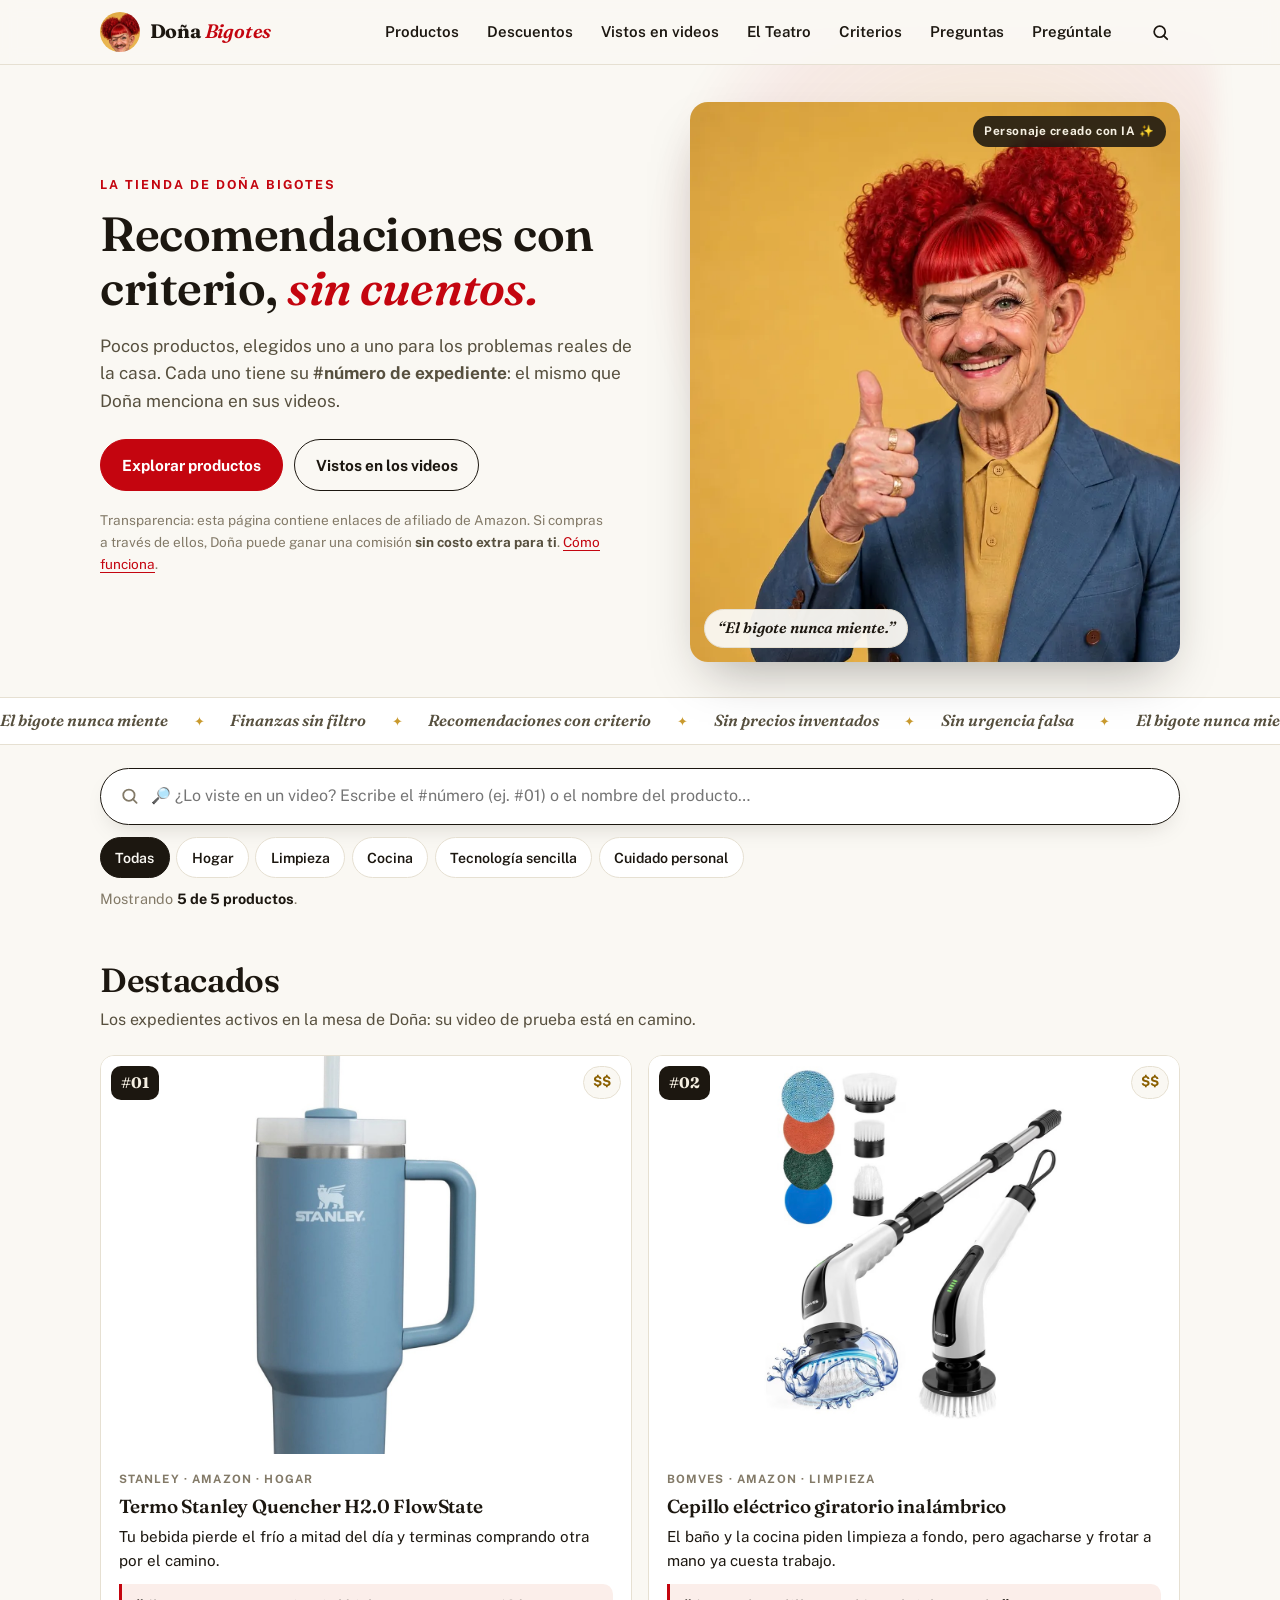
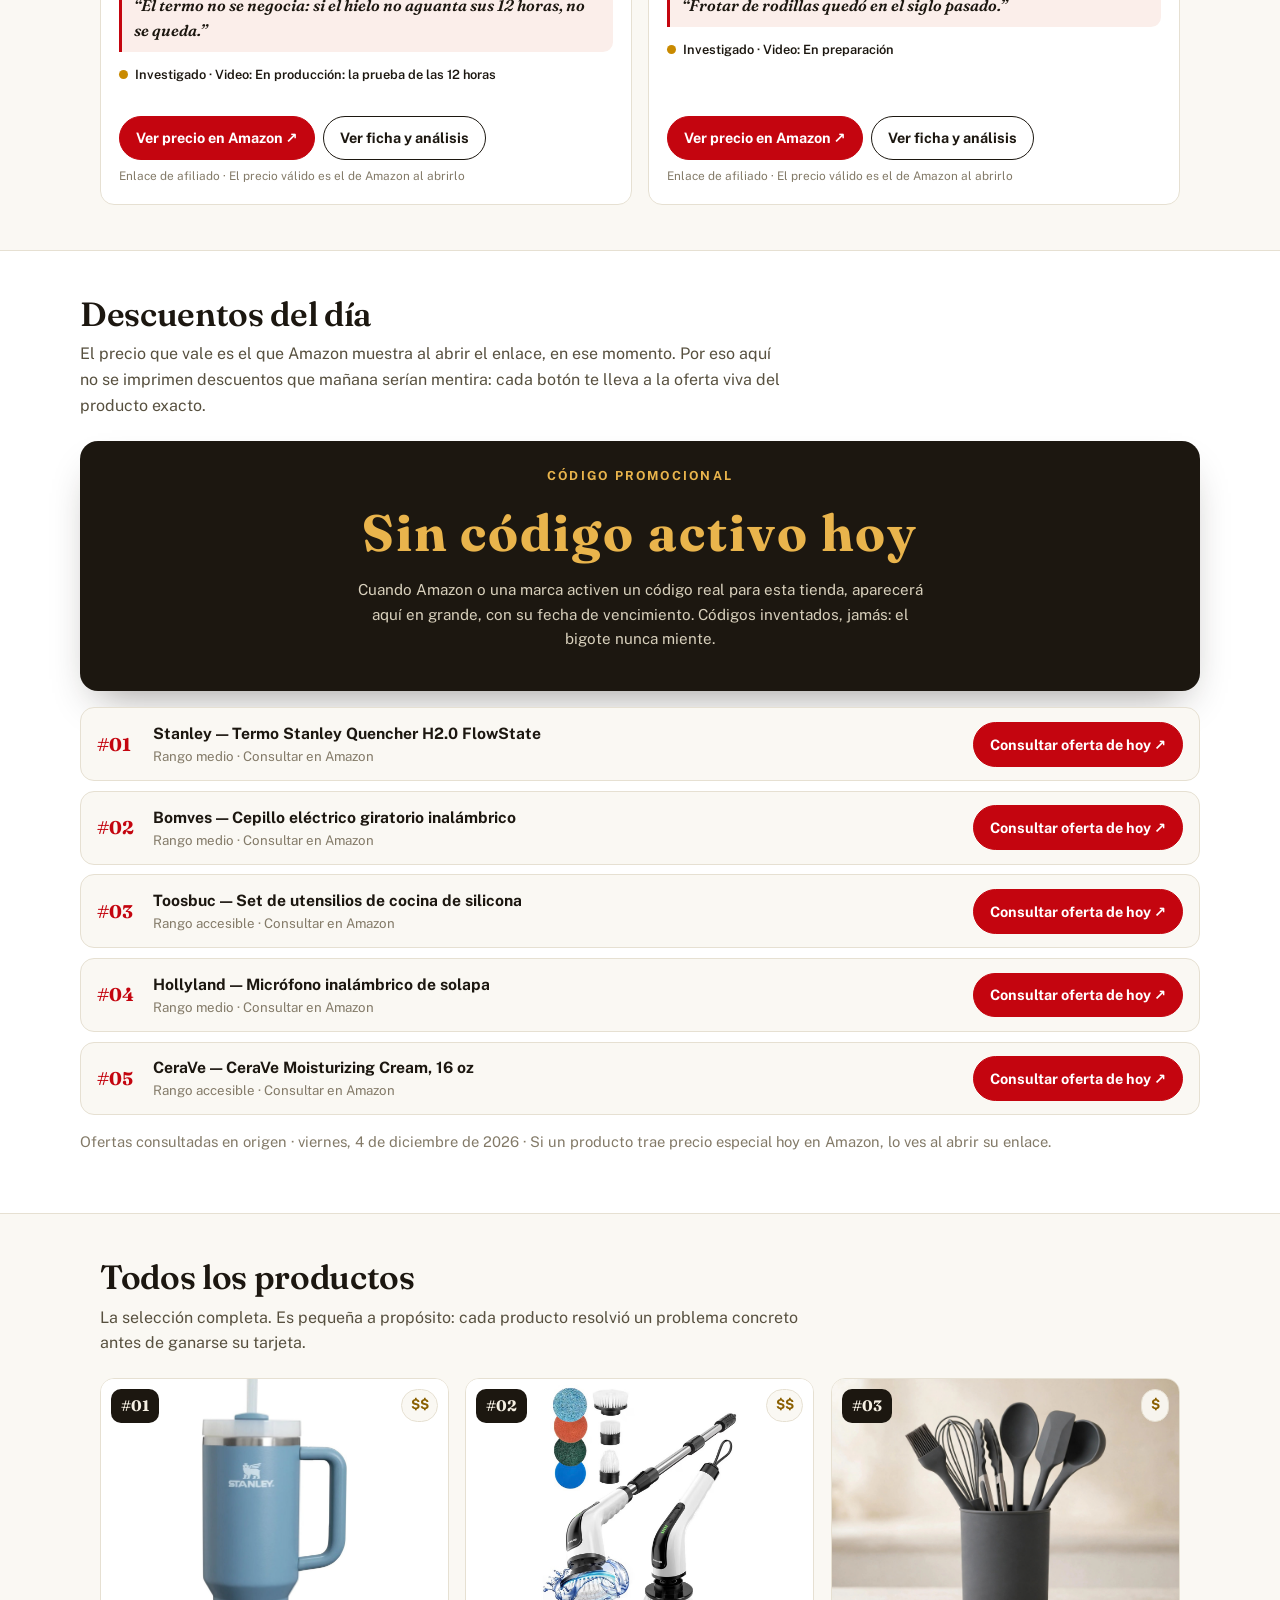
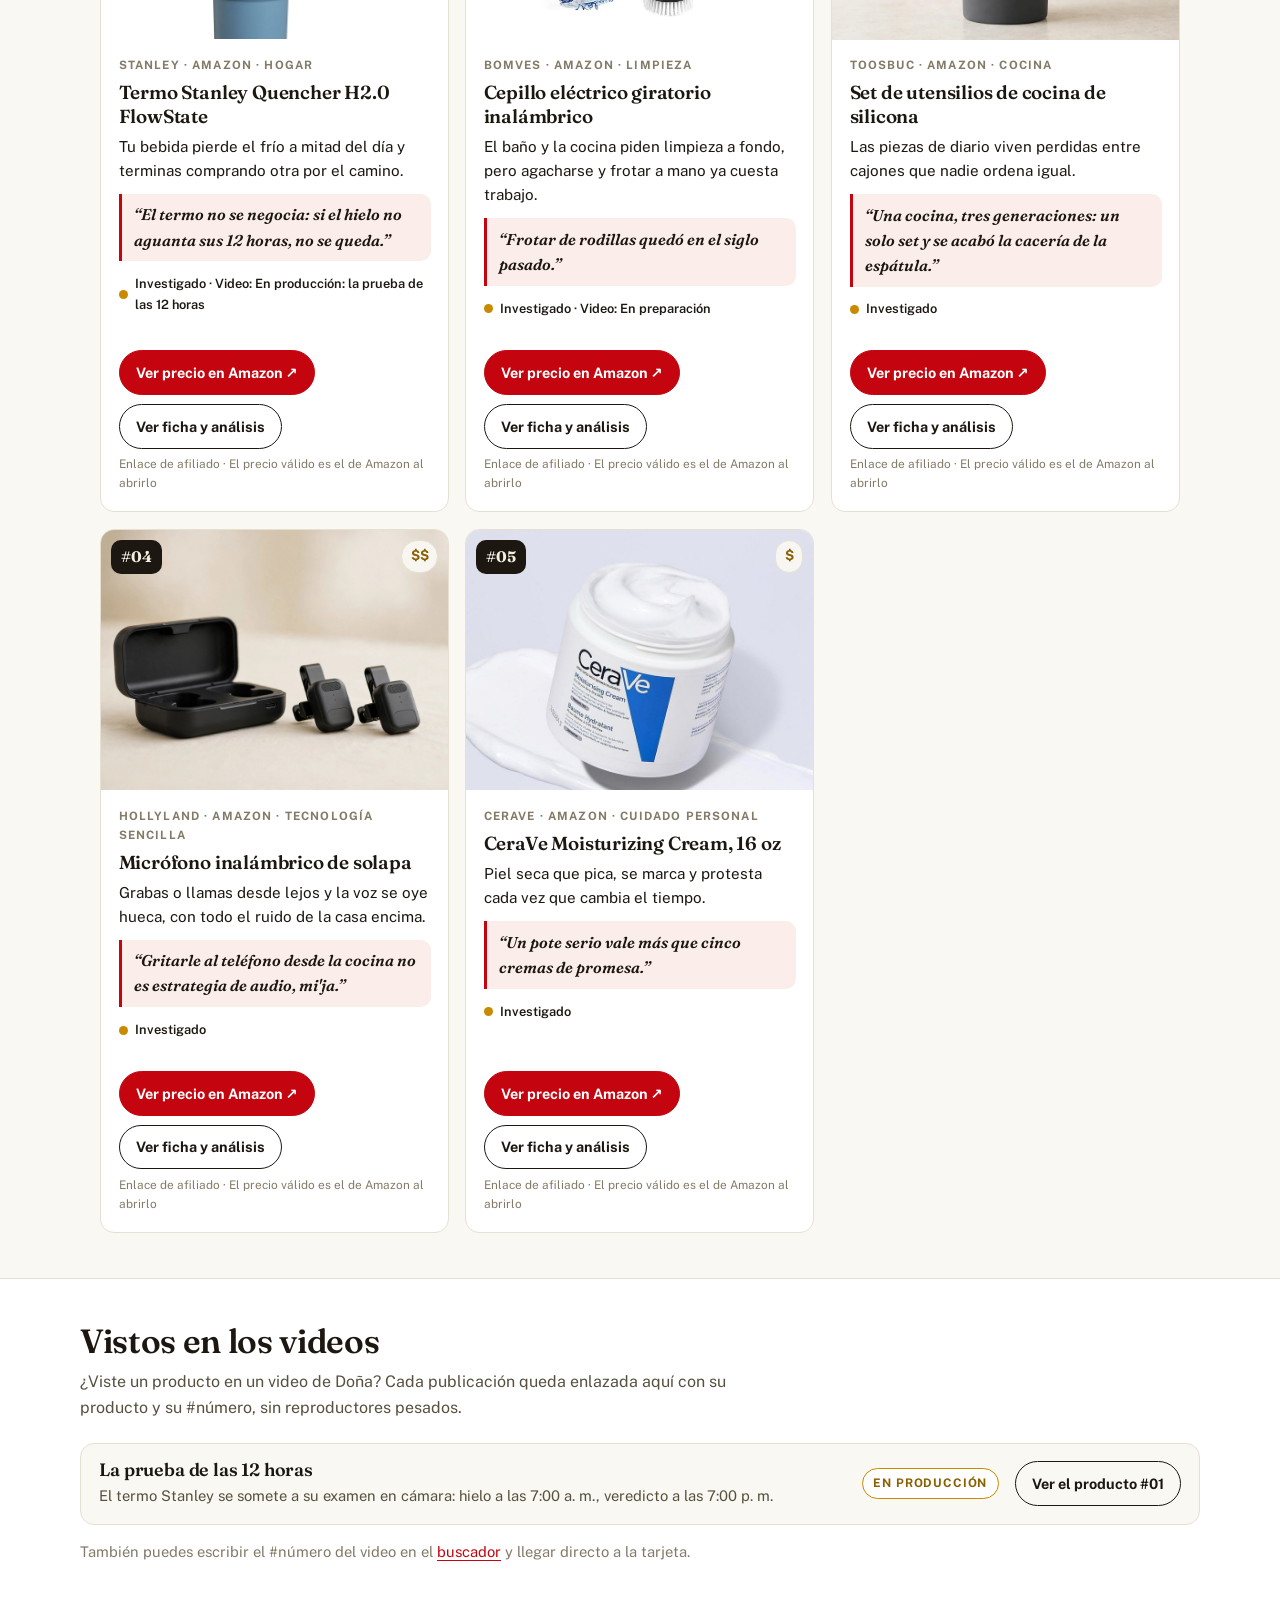
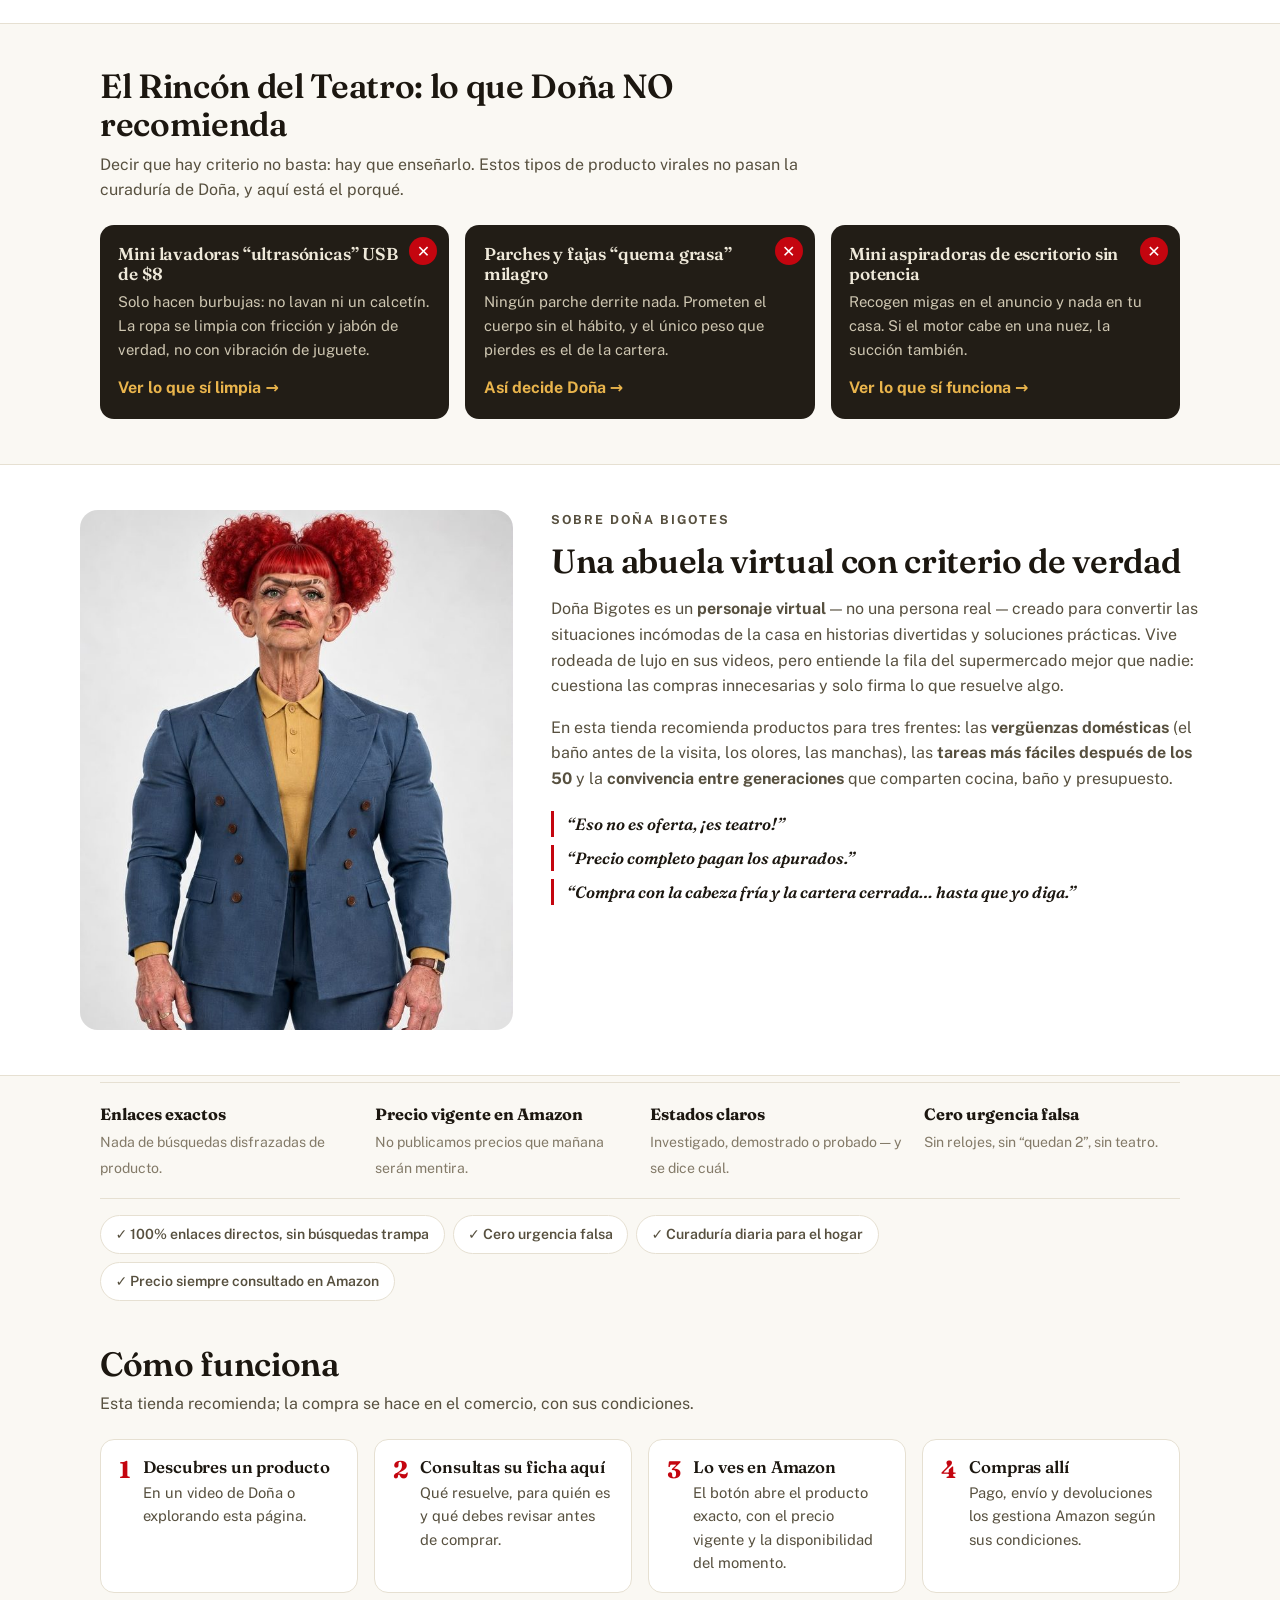
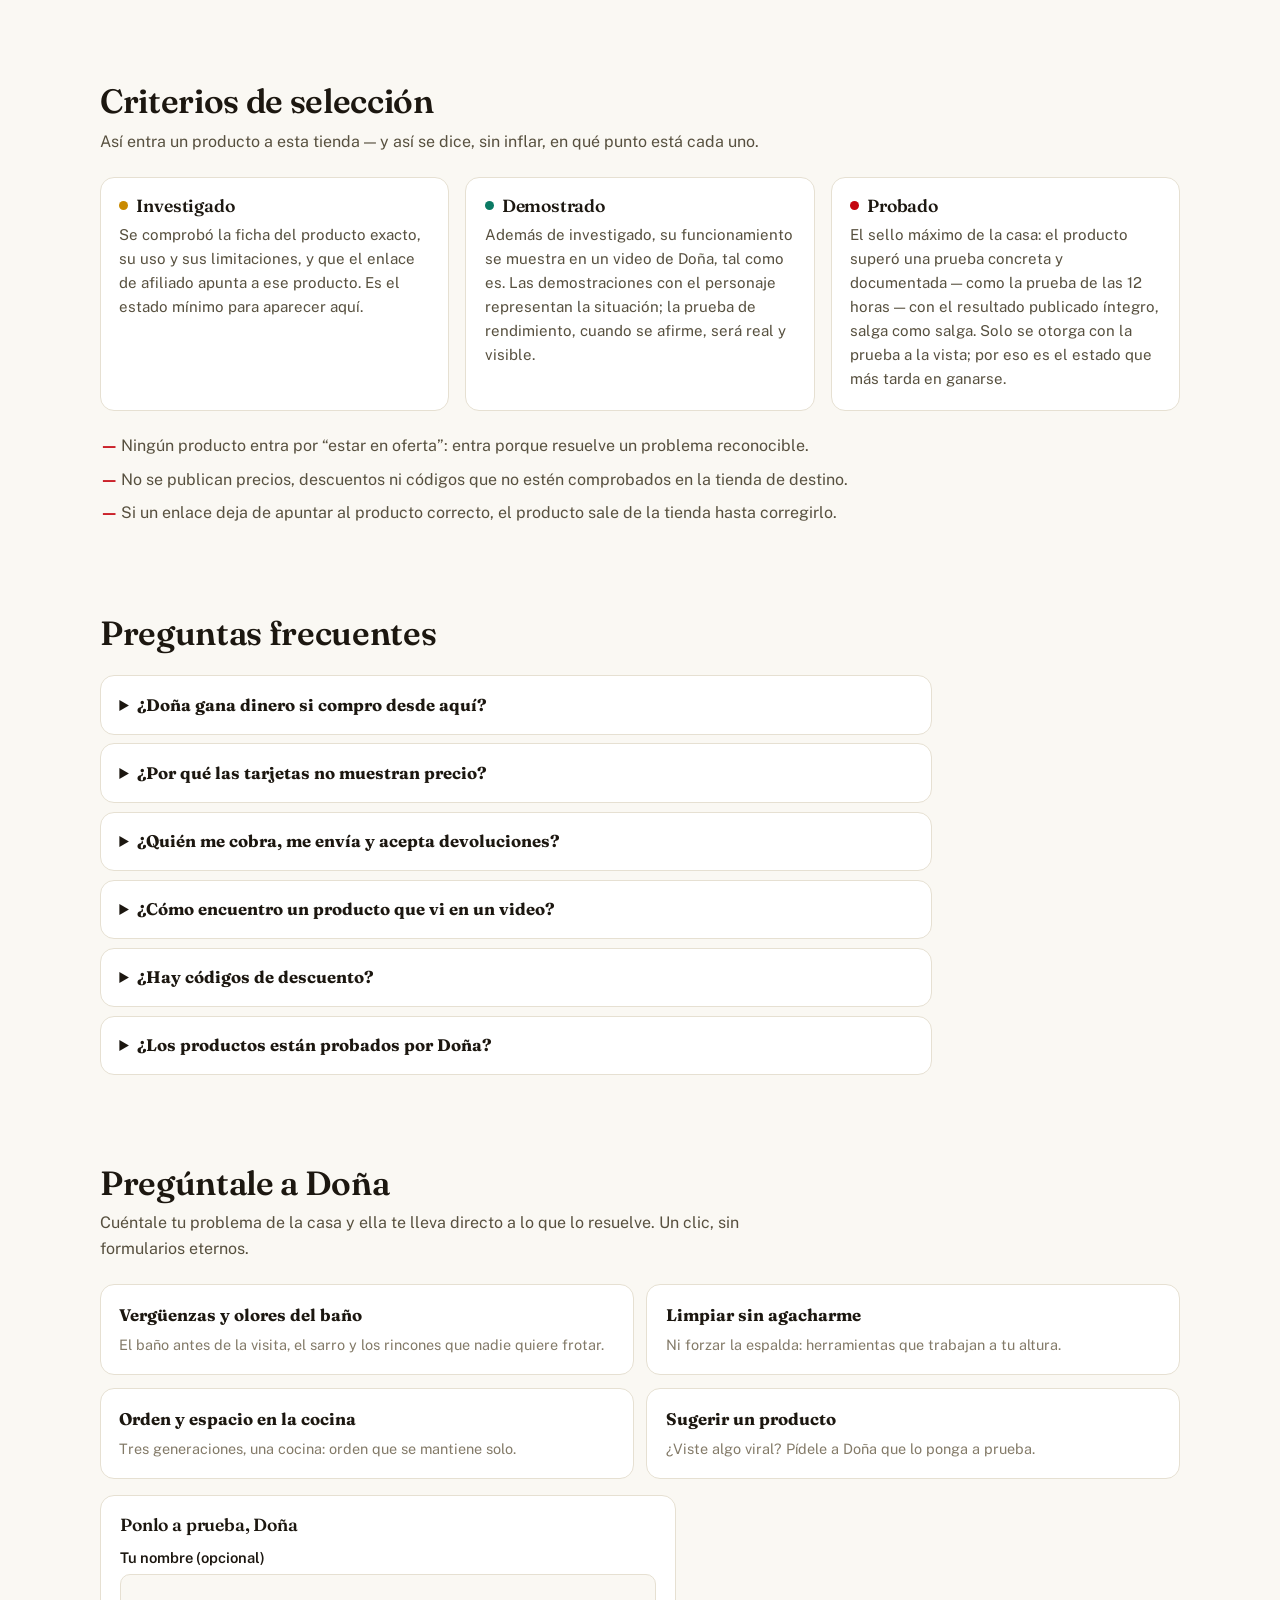
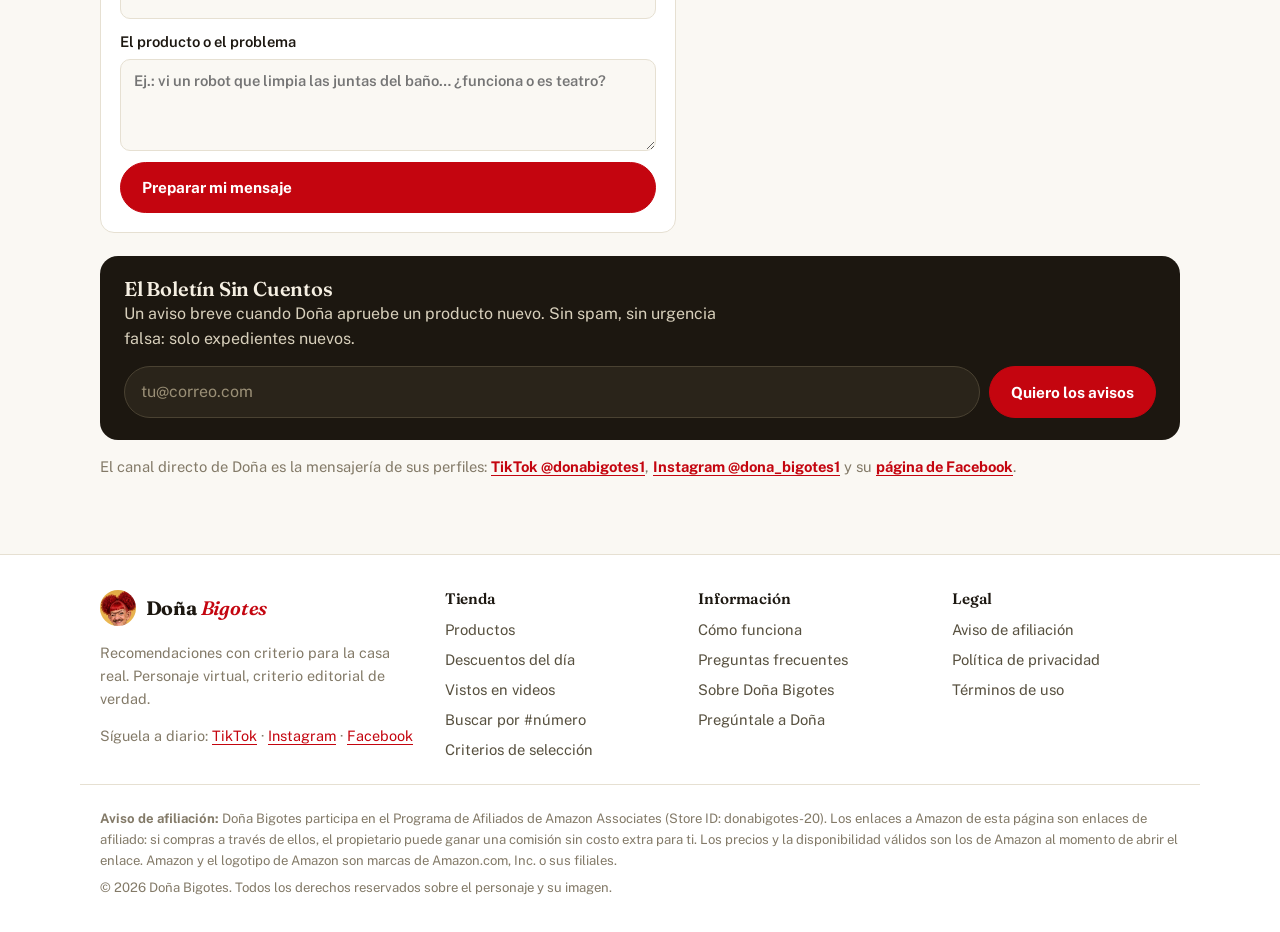
<file: index.html>
<!doctype html>
<html lang="es">
<head>
<meta charset="utf-8"/>
<meta name="viewport" content="width=device-width, initial-scale=1"/>
<meta name="description" content="La tienda de Doña Bigotes: recomendaciones con criterio para los problemas reales de la casa. Pocos productos, enlaces exactos de Amazon y precios siempre consultados en origen."/>
<meta property="og:title" content="Doña Bigotes — Recomendaciones con criterio"/>
<meta property="og:description" content="¿Lo viste en un video? Busca su #número y llega directo al producto exacto en Amazon. Sin precios inventados ni urgencia falsa: el bigote nunca miente."/>
<meta property="og:type" content="website"/>
<meta property="og:url" content="https://aasc1908-ship-it.github.io/donabigotes-sitio/"/>
<meta property="og:image" content="https://aasc1908-ship-it.github.io/donabigotes-sitio/img/dona-hero.webp"/>
<meta name="twitter:card" content="summary_large_image"/>
<meta name="twitter:title" content="Doña Bigotes — Recomendaciones con criterio"/>
<meta name="twitter:description" content="Productos con criterio para la casa real. Busca por #número el que viste en el video."/>
<meta name="twitter:image" content="https://aasc1908-ship-it.github.io/donabigotes-sitio/img/dona-hero.webp"/>
<title>Doña Bigotes — Recomendaciones con criterio</title>
<link rel="icon" type="image/png" href="img/favicon.png"/>
<link rel="stylesheet" href="styles.css"/>
<script type="application/ld+json">
{"@context":"https://schema.org","@type":"Organization","name":"Doña Bigotes","slogan":"El bigote nunca miente","description":"Recomendaciones con criterio para los problemas reales de la casa, del personaje virtual Doña Bigotes.","sameAs":["https://www.tiktok.com/@donabigotes1","https://www.instagram.com/dona_bigotes1","https://www.facebook.com/people/Do%C3%B1a-bigotes/61595228078309"]}
</script>
<script type="application/ld+json">
{"@context":"https://schema.org","@type":"WebSite","name":"Doña Bigotes","url":"https://aasc1908-ship-it.github.io/donabigotes-sitio/","inLanguage":"es","potentialAction":{"@type":"SearchAction","target":"https://aasc1908-ship-it.github.io/donabigotes-sitio/#productos","query-input":"required name=search_term_string"}}
</script>
<script type="application/ld+json">
{"@context":"https://schema.org","@type":"ItemList","name":"Productos recomendados por Doña Bigotes","itemListElement":[
{"@type":"ListItem","position":1,"name":"Termo Stanley Quencher H2.0 FlowState (#01)","url":"https://link.amazon/B0fBcdnXh"},
{"@type":"ListItem","position":2,"name":"Cepillo eléctrico giratorio inalámbrico Bomves (#02)","url":"https://link.amazon/B0iDmQS2B"},
{"@type":"ListItem","position":3,"name":"Set de utensilios de cocina de silicona Toosbuc (#03)","url":"https://link.amazon/B0eLenxoI"},
{"@type":"ListItem","position":4,"name":"Micrófono inalámbrico de solapa Hollyland (#04)","url":"https://link.amazon/B0dMmoMra"},
{"@type":"ListItem","position":5,"name":"CeraVe Moisturizing Cream, 16 oz (#05)","url":"https://link.amazon/B07k5Ba7A"}
]}
</script>
<script type="application/ld+json">
{"@context":"https://schema.org","@type":"FAQPage","mainEntity":[
{"@type":"Question","name":"¿Doña gana dinero si compro desde aquí?","acceptedAnswer":{"@type":"Answer","text":"Sí. Los botones «Ver precio en Amazon» son enlaces de afiliado (Amazon Associates, Store ID donabigotes-20): si compras a través de ellos, el propietario del sitio puede recibir una comisión. A ti no te cuesta nada extra: pagas el mismo precio que pagaría cualquiera en Amazon."}},
{"@type":"Question","name":"¿Por qué las tarjetas no muestran precio?","acceptedAnswer":{"@type":"Answer","text":"Porque Amazon cambia precios y disponibilidad con frecuencia, y un precio impreso aquí hoy puede ser mentira mañana. El precio válido es el que Amazon muestra al abrir el enlace, justo antes de pagar."}},
{"@type":"Question","name":"¿Quién me cobra, me envía y acepta devoluciones?","acceptedAnswer":{"@type":"Answer","text":"Amazon, en todos los casos de esta tienda. Esta página no vende, no cobra ni almacena productos: recomienda y enlaza. Pagos, envíos, garantías y devoluciones se rigen por las condiciones de Amazon."}},
{"@type":"Question","name":"¿Cómo encuentro un producto que vi en un video?","acceptedAnswer":{"@type":"Answer","text":"Cada producto tiene un #número (su código de expediente). Escríbelo en el buscador de esta página — por ejemplo #01 — o busca en la sección Vistos en los videos, donde cada publicación enlaza su producto."}},
{"@type":"Question","name":"¿Hay códigos de descuento?","acceptedAnswer":{"@type":"Answer","text":"Hoy, ninguno verificado — y esta tienda no publica códigos inventados. Un enlace de afiliado no es un descuento: si un día existe un código real, aparecerá en grande en la sección Descuentos del día, con su tienda, sus condiciones y su fecha de vencimiento."}},
{"@type":"Question","name":"¿Los productos están probados por Doña?","acceptedAnswer":{"@type":"Answer","text":"Solo en el estado que indique cada ficha. Doña es un personaje virtual: sus veredictos son criterio editorial. «Investigado», «demostrado» y «probado» significan cosas distintas aquí, y puedes ver la definición exacta en Criterios de selección. Ningún producto se marca como probado sin una prueba publicada."}}
]}
</script>
</head>
<body>

<div class="progress" id="progress" aria-hidden="true"></div>

<header class="site-header">
  <div class="wrap header-in">
    <a class="brand" href="#inicio" aria-label="Doña Bigotes, inicio">
      <img src="img/dona-avatar.jpg" alt="" width="40" height="40"/>
      <span class="brand-name">Doña <em>Bigotes</em></span>
    </a>
    <nav class="main-nav" id="mainNav" aria-label="Navegación principal">
      <a href="#productos">Productos</a>
      <a href="#descuentos">Descuentos</a>
      <a href="#videos">Vistos en videos</a>
      <a href="#teatro">El Teatro</a>
      <a href="#criterios">Criterios</a>
      <a href="#preguntas">Preguntas</a>
      <a href="#contacto">Pregúntale</a>
    </nav>
    <div class="header-actions">
      <button class="icon-btn" id="searchBtn" type="button" aria-label="Buscar productos">
        <svg width="19" height="19" viewBox="0 0 24 24" fill="none" stroke="currentColor" stroke-width="2.2" stroke-linecap="round" aria-hidden="true"><circle cx="11" cy="11" r="7"/><path d="m20.5 20.5-4.6-4.6"/></svg>
      </button>
      <button class="icon-btn nav-toggle" id="navToggle" type="button" aria-label="Abrir menú" aria-expanded="false" aria-controls="mainNav">
        <svg width="20" height="20" viewBox="0 0 24 24" fill="none" stroke="currentColor" stroke-width="2.2" stroke-linecap="round" aria-hidden="true"><path d="M4 7h16M4 12h16M4 17h16"/></svg>
      </button>
    </div>
  </div>
</header>

<div class="app-tip" id="appTip" hidden>
  <p>💡 <strong>Tip de Doña:</strong> si estás dentro de TikTok o Instagram, toca los 3 puntos (⋯) arriba y elige <strong>«Abrir en el navegador»</strong> para que el botón de Amazon abra tu app directo, con tu cuenta.</p>
  <button class="icon-btn" id="appTipClose" type="button" aria-label="Cerrar aviso">✕</button>
</div>

<main id="inicio">

  <!-- 1 · HERO COMPACTO -->
  <section class="hero wrap">
    <div class="hero-text reveal">
      <p class="eyebrow">La tienda de Doña Bigotes</p>
      <h1>Recomendaciones con criterio, <em>sin cuentos.</em></h1>
      <p class="lead">Pocos productos, elegidos uno a uno para los problemas reales de la casa. Cada uno tiene su <strong>#número de expediente</strong>: el mismo que Doña menciona en sus videos.</p>
      <div class="hero-ctas">
        <a class="btn btn-accent" href="#productos">Explorar productos</a>
        <a class="btn btn-plain" href="#videos">Vistos en los videos</a>
      </div>
      <p class="disclosure-mini">Transparencia: esta página contiene enlaces de afiliado de Amazon. Si compras a través de ellos, Doña puede ganar una comisión <strong>sin costo extra para ti</strong>. <a href="aviso-afiliacion.html">Cómo funciona</a>.</p>
    </div>
    <figure class="hero-img reveal">
      <img src="img/dona-hero.webp" alt="Doña Bigotes guiñando un ojo y levantando el pulgar, con su traje azul y camisa amarilla mostaza" width="1000" height="1770" fetchpriority="high"/>
      <figcaption>“El bigote nunca miente.”</figcaption>
      <span class="hero-chip" aria-hidden="true">Personaje creado con IA ✨</span>
    </figure>
  </section>

  <!-- CINTA DE MARCA -->
  <div class="marquee" aria-hidden="true">
    <div class="marquee-track">
      <div class="marquee-half"><span>El bigote nunca miente</span><i>✦</i><span>Finanzas sin filtro</span><i>✦</i><span>Recomendaciones con criterio</span><i>✦</i><span>Sin precios inventados</span><i>✦</i><span>Sin urgencia falsa</span><i>✦</i></div>
      <div class="marquee-half"><span>El bigote nunca miente</span><i>✦</i><span>Finanzas sin filtro</span><i>✦</i><span>Recomendaciones con criterio</span><i>✦</i><span>Sin precios inventados</span><i>✦</i><span>Sin urgencia falsa</span><i>✦</i></div>
    </div>
  </div>

  <!-- 2 · BUSCADOR VIRAL -->
  <section class="wrap buscador reveal" id="buscador" aria-label="Buscador de productos">
    <label class="search search-big">
      <svg width="20" height="20" viewBox="0 0 24 24" fill="none" stroke="currentColor" stroke-width="2.2" stroke-linecap="round" aria-hidden="true"><circle cx="11" cy="11" r="7"/><path d="m20.5 20.5-4.6-4.6"/></svg>
      <input id="q" type="search" placeholder="🔎 ¿Lo viste en un video? Escribe el #número (ej. #01) o el nombre del producto…" aria-label="Buscar por número de video, nombre o problema"/>
    </label>
    <div class="pills" id="pills" role="group" aria-label="Filtrar por categoría"></div>
    <p class="count-line" id="count" role="status"></p>
  </section>

  <!-- 3 · DESTACADOS + EXPLORADOR -->
  <section class="section wrap" id="destacados">
    <div class="sec-head reveal">
      <h2>Destacados</h2>
      <p>Los expedientes activos en la mesa de Doña: su video de prueba está en camino.</p>
    </div>
    <div class="grid grid-feature" id="gridFeature"><!-- generado por app.js --></div>
  </section>

  <!-- DESCUENTOS DEL DÍA -->
  <section class="section band" id="descuentos">
    <div class="wrap">
      <div class="sec-head reveal">
        <h2>Descuentos del día</h2>
        <p>El precio que vale es el que Amazon muestra al abrir el enlace, en ese momento. Por eso aquí no se imprimen descuentos que mañana serían mentira: cada botón te lleva a la oferta viva del producto exacto.</p>
      </div>
      <div class="promo-big reveal" id="promoBox"><!-- generado por app.js --></div>
      <div class="deal-list reveal" id="dealGrid"><!-- generado por app.js --></div>
      <p class="note reveal" id="dealDate"></p>
    </div>
  </section>

  <section class="section wrap" id="productos">
    <div class="sec-head reveal">
      <h2>Todos los productos</h2>
      <p>La selección completa. Es pequeña a propósito: cada producto resolvió un problema concreto antes de ganarse su tarjeta.</p>
    </div>
    <div class="recientes" id="recientes" hidden>
      <h3>Vistos recientemente por ti</h3>
      <div class="recientes-grid" id="recientesGrid"></div>
    </div>
    <div class="empty" id="empty">
      <p><strong>Ni Doña encontró eso aquí.</strong></p>
      <p>Prueba con el #número del video, otra palabra o limpia los filtros: la selección es pequeña, pero todo lo que hay, sirve.</p>
      <button class="btn btn-plain" id="clearFilters" type="button">Limpiar filtros</button>
    </div>
    <div class="grid" id="grid"><!-- generado por app.js --></div>
    <noscript>
      <ul class="noscript-list">
        <li><strong>#01 · Stanley</strong> — Termo Stanley Quencher H2.0 FlowState. <a href="https://link.amazon/B0fBcdnXh" rel="sponsored noopener">Ver precio en Amazon</a></li>
        <li><strong>#02 · Bomves</strong> — Cepillo eléctrico giratorio inalámbrico. <a href="https://link.amazon/B0iDmQS2B" rel="sponsored noopener">Ver precio en Amazon</a></li>
        <li><strong>#03 · Toosbuc</strong> — Set de utensilios de cocina de silicona. <a href="https://link.amazon/B0eLenxoI" rel="sponsored noopener">Ver precio en Amazon</a></li>
        <li><strong>#04 · Hollyland</strong> — Micrófono inalámbrico de solapa. <a href="https://link.amazon/B0dMmoMra" rel="sponsored noopener">Ver precio en Amazon</a></li>
        <li><strong>#05 · CeraVe</strong> — CeraVe Moisturizing Cream, 16 oz. <a href="https://link.amazon/B07k5Ba7A" rel="sponsored noopener">Ver precio en Amazon</a></li>
      </ul>
    </noscript>
  </section>

  <!-- 4 · VISTOS EN VIDEOS -->
  <section class="section band" id="videos">
    <div class="wrap">
      <div class="sec-head reveal">
        <h2>Vistos en los videos</h2>
        <p>¿Viste un producto en un video de Doña? Cada publicación queda enlazada aquí con su producto y su #número, sin reproductores pesados.</p>
      </div>
      <div class="video-list reveal" id="videoList"><!-- generado por app.js --></div>
      <p class="note reveal">También puedes escribir el #número del video en el <a href="#buscador">buscador</a> y llegar directo a la tarjeta.</p>
    </div>
  </section>

  <!-- 5 · EL RINCÓN DEL TEATRO -->
  <section class="section wrap" id="teatro">
    <div class="sec-head reveal">
      <h2>El Rincón del Teatro: lo que Doña NO recomienda</h2>
      <p>Decir que hay criterio no basta: hay que enseñarlo. Estos tipos de producto virales no pasan la curaduría de Doña, y aquí está el porqué.</p>
    </div>
    <div class="teatro-grid reveal">
      <article class="teatro-card">
        <span class="teatro-x" aria-hidden="true">✕</span>
        <h3>Mini lavadoras “ultrasónicas” USB de $8</h3>
        <p>Solo hacen burbujas: no lavan ni un calcetín. La ropa se limpia con fricción y jabón de verdad, no con vibración de juguete.</p>
        <a href="#productos" class="teatro-link">Ver lo que sí limpia →</a>
      </article>
      <article class="teatro-card">
        <span class="teatro-x" aria-hidden="true">✕</span>
        <h3>Parches y fajas “quema grasa” milagro</h3>
        <p>Ningún parche derrite nada. Prometen el cuerpo sin el hábito, y el único peso que pierdes es el de la cartera.</p>
        <a href="#criterios" class="teatro-link">Así decide Doña →</a>
      </article>
      <article class="teatro-card">
        <span class="teatro-x" aria-hidden="true">✕</span>
        <h3>Mini aspiradoras de escritorio sin potencia</h3>
        <p>Recogen migas en el anuncio y nada en tu casa. Si el motor cabe en una nuez, la succión también.</p>
        <a href="#productos" class="teatro-link">Ver lo que sí funciona →</a>
      </article>
    </div>
  </section>

  <!-- 6 · SOBRE DOÑA -->
  <section class="section band" id="sobre">
    <div class="wrap about">
      <figure class="about-img reveal">
        <img src="img/dona-cuerpo.jpg" alt="Doña Bigotes de cuerpo completo: pelo rojo rizado en dos moños, bigote, traje azul cruzado y camisa amarilla mostaza" width="760" height="1150" loading="lazy"/>
      </figure>
      <div class="reveal">
        <p class="eyebrow">Sobre Doña Bigotes</p>
        <h2>Una abuela virtual con criterio de verdad</h2>
        <p>Doña Bigotes es un <strong>personaje virtual</strong> — no una persona real — creado para convertir las situaciones incómodas de la casa en historias divertidas y soluciones prácticas. Vive rodeada de lujo en sus videos, pero entiende la fila del supermercado mejor que nadie: cuestiona las compras innecesarias y solo firma lo que resuelve algo.</p>
        <p>En esta tienda recomienda productos para tres frentes: las <strong>vergüenzas domésticas</strong> (el baño antes de la visita, los olores, las manchas), las <strong>tareas más fáciles después de los 50</strong> y la <strong>convivencia entre generaciones</strong> que comparten cocina, baño y presupuesto.</p>
        <ul class="frases">
          <li>“Eso no es oferta, ¡es teatro!”</li>
          <li>“Precio completo pagan los apurados.”</li>
          <li>“Compra con la cabeza fría y la cartera cerrada… hasta que yo diga.”</li>
        </ul>
      </div>
    </div>
  </section>

  <!-- PRINCIPIOS + VALOR EDITORIAL -->
  <section class="wrap" aria-label="Principios de la tienda">
    <ul class="principles reveal">
      <li><strong>Enlaces exactos</strong><span>Nada de búsquedas disfrazadas de producto.</span></li>
      <li><strong>Precio vigente en Amazon</strong><span>No publicamos precios que mañana serán mentira.</span></li>
      <li><strong>Estados claros</strong><span>Investigado, demostrado o probado — y se dice cuál.</span></li>
      <li><strong>Cero urgencia falsa</strong><span>Sin relojes, sin “quedan 2”, sin teatro.</span></li>
    </ul>
    <ul class="valor-pills reveal" aria-label="Compromisos de la tienda">
      <li>✓ 100% enlaces directos, sin búsquedas trampa</li>
      <li>✓ Cero urgencia falsa</li>
      <li>✓ Curaduría diaria para el hogar</li>
      <li>✓ Precio siempre consultado en Amazon</li>
    </ul>
  </section>

  <!-- CÓMO FUNCIONA -->
  <section class="section wrap" id="como-funciona">
    <div class="sec-head reveal">
      <h2>Cómo funciona</h2>
      <p>Esta tienda recomienda; la compra se hace en el comercio, con sus condiciones.</p>
    </div>
    <ol class="steps reveal">
      <li><span class="step-n">1</span><div><h3>Descubres un producto</h3><p>En un video de Doña o explorando esta página.</p></div></li>
      <li><span class="step-n">2</span><div><h3>Consultas su ficha aquí</h3><p>Qué resuelve, para quién es y qué debes revisar antes de comprar.</p></div></li>
      <li><span class="step-n">3</span><div><h3>Lo ves en Amazon</h3><p>El botón abre el producto exacto, con el precio vigente y la disponibilidad del momento.</p></div></li>
      <li><span class="step-n">4</span><div><h3>Compras allí</h3><p>Pago, envío y devoluciones los gestiona Amazon según sus condiciones.</p></div></li>
    </ol>
  </section>

  <!-- CRITERIOS -->
  <section class="section wrap" id="criterios">
    <div class="sec-head reveal">
      <h2>Criterios de selección</h2>
      <p>Así entra un producto a esta tienda — y así se dice, sin inflar, en qué punto está cada uno.</p>
    </div>
    <div class="states reveal">
      <article class="state-card">
        <h3><span class="state-dot dot-a"></span>Investigado</h3>
        <p>Se comprobó la ficha del producto exacto, su uso y sus limitaciones, y que el enlace de afiliado apunta a ese producto. Es el estado mínimo para aparecer aquí.</p>
      </article>
      <article class="state-card">
        <h3><span class="state-dot dot-b"></span>Demostrado</h3>
        <p>Además de investigado, su funcionamiento se muestra en un video de Doña, tal como es. Las demostraciones con el personaje representan la situación; la prueba de rendimiento, cuando se afirme, será real y visible.</p>
      </article>
      <article class="state-card">
        <h3><span class="state-dot dot-c"></span>Probado</h3>
        <p>El sello máximo de la casa: el producto superó una prueba concreta y documentada — como la prueba de las 12 horas — con el resultado publicado íntegro, salga como salga. Solo se otorga con la prueba a la vista; por eso es el estado que más tarda en ganarse.</p>
      </article>
    </div>
    <ul class="rules reveal">
      <li>Ningún producto entra por “estar en oferta”: entra porque resuelve un problema reconocible.</li>
      <li>No se publican precios, descuentos ni códigos que no estén comprobados en la tienda de destino.</li>
      <li>Si un enlace deja de apuntar al producto correcto, el producto sale de la tienda hasta corregirlo.</li>
    </ul>
  </section>

  <!-- PREGUNTAS -->
  <section class="section wrap" id="preguntas">
    <div class="sec-head reveal">
      <h2>Preguntas frecuentes</h2>
    </div>
    <div class="faq reveal">
      <details>
        <summary>¿Doña gana dinero si compro desde aquí?</summary>
        <p>Sí. Los botones “Ver precio en Amazon” son enlaces de afiliado (Amazon Associates, Store ID donabigotes-20): si compras a través de ellos, el propietario del sitio puede recibir una comisión. A ti no te cuesta nada extra: pagas el mismo precio que pagaría cualquiera en Amazon.</p>
      </details>
      <details>
        <summary>¿Por qué las tarjetas no muestran precio?</summary>
        <p>Porque Amazon cambia precios y disponibilidad con frecuencia, y un precio impreso aquí hoy puede ser mentira mañana. El precio válido es el que Amazon muestra al abrir el enlace, justo antes de pagar. Por eso el botón dice “Ver precio en Amazon”.</p>
      </details>
      <details>
        <summary>¿Quién me cobra, me envía y acepta devoluciones?</summary>
        <p>Amazon, en todos los casos de esta tienda. Esta página no vende, no cobra ni almacena productos: recomienda y enlaza. Pagos, envíos, garantías y devoluciones se rigen por las condiciones de Amazon.</p>
      </details>
      <details>
        <summary>¿Cómo encuentro un producto que vi en un video?</summary>
        <p>Cada producto tiene un #número (su código de expediente). Escríbelo en el <a href="#buscador">buscador</a> de esta página — por ejemplo #01 — o busca en la sección <a href="#videos">Vistos en los videos</a>, donde cada publicación enlaza su producto.</p>
      </details>
      <details>
        <summary>¿Hay códigos de descuento?</summary>
        <p>Hoy, ninguno verificado — y esta tienda no publica códigos inventados. Un enlace de afiliado no es un descuento: si un día existe un código real, aparecerá en grande en la sección <a href="#descuentos">Descuentos del día</a>, con su tienda, sus condiciones y su fecha de vencimiento.</p>
      </details>
      <details>
        <summary>¿Los productos están probados por Doña?</summary>
        <p>Solo en el estado que indique cada ficha. Doña es un personaje virtual: sus veredictos son criterio editorial. “Investigado”, “demostrado” y “probado” significan cosas distintas aquí, y puedes ver la definición exacta en <a href="#criterios">Criterios de selección</a>. Ningún producto se marca como probado sin una prueba publicada.</p>
      </details>
    </div>
  </section>

  <!-- PREGÚNTALE A DOÑA -->
  <section class="section wrap" id="contacto">
    <div class="sec-head reveal">
      <h2>Pregúntale a Doña</h2>
      <p>Cuéntale tu problema de la casa y ella te lleva directo a lo que lo resuelve. Un clic, sin formularios eternos.</p>
    </div>
    <div class="diag-grid reveal" role="group" aria-label="Diagnóstico rápido">
      <button class="diag-btn" type="button" data-diag="bano"><strong>Vergüenzas y olores del baño</strong><span>El baño antes de la visita, el sarro y los rincones que nadie quiere frotar.</span></button>
      <button class="diag-btn" type="button" data-diag="espalda"><strong>Limpiar sin agacharme</strong><span>Ni forzar la espalda: herramientas que trabajan a tu altura.</span></button>
      <button class="diag-btn" type="button" data-diag="cocina"><strong>Orden y espacio en la cocina</strong><span>Tres generaciones, una cocina: orden que se mantiene solo.</span></button>
      <button class="diag-btn" type="button" data-diag="sugerir"><strong>Sugerir un producto</strong><span>¿Viste algo viral? Pídele a Doña que lo ponga a prueba.</span></button>
    </div>
    <form class="sugerir" id="sugerirForm" hidden>
      <h3>Ponlo a prueba, Doña</h3>
      <label>Tu nombre (opcional)<input id="sugNombre" type="text" autocomplete="name" maxlength="80"/></label>
      <label>El producto o el problema<textarea id="sugTexto" rows="3" maxlength="400" placeholder="Ej.: vi un robot que limpia las juntas del baño… ¿funciona o es teatro?"></textarea></label>
      <button class="btn btn-accent" id="sugerirBtn" type="button">Preparar mi mensaje</button>
      <div class="sug-ok" id="sugOk" hidden>
        <p><strong>Mensaje listo.</strong> Elige por dónde enviarlo — llega directo a Doña:</p>
        <div class="sug-links" id="sugLinks"></div>
      </div>
    </form>
    <div class="boletin reveal">
      <div>
        <h3>El Boletín Sin Cuentos</h3>
        <p>Un aviso breve cuando Doña apruebe un producto nuevo. Sin spam, sin urgencia falsa: solo expedientes nuevos.</p>
      </div>
      <form id="newsForm" class="news-form">
        <label class="sr-only" for="newsEmail">Tu correo electrónico</label>
        <input id="newsEmail" type="email" required placeholder="tu@correo.com" autocomplete="email"/>
        <button class="btn btn-accent" type="submit">Quiero los avisos</button>
      </form>
      <p class="news-ok" id="newsOk" hidden>✓ ¡Anotada/o! Tu registro quedó guardado en este navegador y se migra al boletín oficial en cuanto se conecte el servicio de correo.</p>
    </div>
    <p class="note reveal">El canal directo de Doña es la mensajería de sus perfiles: <a href="https://www.tiktok.com/@donabigotes1" target="_blank" rel="noopener"><strong>TikTok @donabigotes1</strong></a>, <a href="https://www.instagram.com/dona_bigotes1" target="_blank" rel="noopener"><strong>Instagram @dona_bigotes1</strong></a> y su <a href="https://www.facebook.com/people/Do%C3%B1a-bigotes/61595228078309" target="_blank" rel="noopener"><strong>página de Facebook</strong></a>.</p>
  </section>

</main>

<footer class="site-footer">
  <div class="wrap footer-grid">
    <div>
      <a class="brand brand-footer" href="#inicio">
        <img src="img/dona-avatar.jpg" alt="" width="36" height="36"/>
        <span class="brand-name">Doña <em>Bigotes</em></span>
      </a>
      <p class="footer-note">Recomendaciones con criterio para la casa real. Personaje virtual, criterio editorial de verdad.</p>
      <p class="footer-note">Síguela a diario: <a href="https://www.tiktok.com/@donabigotes1" target="_blank" rel="noopener">TikTok</a> · <a href="https://www.instagram.com/dona_bigotes1" target="_blank" rel="noopener">Instagram</a> · <a href="https://www.facebook.com/people/Do%C3%B1a-bigotes/61595228078309" target="_blank" rel="noopener">Facebook</a></p>
    </div>
    <nav aria-label="Navegación secundaria">
      <h3>Tienda</h3>
      <a href="#productos">Productos</a>
      <a href="#descuentos">Descuentos del día</a>
      <a href="#videos">Vistos en videos</a>
      <a href="#buscador">Buscar por #número</a>
      <a href="#criterios">Criterios de selección</a>
    </nav>
    <nav aria-label="Información">
      <h3>Información</h3>
      <a href="#como-funciona">Cómo funciona</a>
      <a href="#preguntas">Preguntas frecuentes</a>
      <a href="#sobre">Sobre Doña Bigotes</a>
      <a href="#contacto">Pregúntale a Doña</a>
    </nav>
    <nav aria-label="Legal">
      <h3>Legal</h3>
      <a href="aviso-afiliacion.html">Aviso de afiliación</a>
      <a href="privacidad.html">Política de privacidad</a>
      <a href="terminos.html">Términos de uso</a>
    </nav>
  </div>
  <div class="wrap footer-legal">
    <p><strong>Aviso de afiliación:</strong> Doña Bigotes participa en el Programa de Afiliados de Amazon Associates (Store ID: donabigotes-20). Los enlaces a Amazon de esta página son enlaces de afiliado: si compras a través de ellos, el propietario puede ganar una comisión sin costo extra para ti. Los precios y la disponibilidad válidos son los de Amazon al momento de abrir el enlace. Amazon y el logotipo de Amazon son marcas de Amazon.com, Inc. o sus filiales.</p>
    <p>© <span id="year"></span> Doña Bigotes. Todos los derechos reservados sobre el personaje y su imagen.</p>
  </div>
</footer>

<button class="to-top" id="toTop" type="button" aria-label="Volver arriba">
  <svg width="18" height="18" viewBox="0 0 24 24" fill="none" stroke="currentColor" stroke-width="2.4" stroke-linecap="round" aria-hidden="true"><path d="M12 19V5m-6 6 6-6 6 6"/></svg>
</button>

<div class="sticky-cta" id="stickyCta">
  <button class="btn btn-accent btn-sm" id="stickySearch" type="button">🔎 Buscar #código</button>
  <a class="btn btn-plain btn-sm" href="#productos">Ver productos</a>
</div>

<!-- DETALLE DE PRODUCTO -->
<dialog id="detalle" aria-labelledby="d-nombre">
  <div class="dialog-in">
    <button class="icon-btn dialog-close" id="dClose" type="button" aria-label="Cerrar detalle">
      <svg width="18" height="18" viewBox="0 0 24 24" fill="none" stroke="currentColor" stroke-width="2.2" stroke-linecap="round" aria-hidden="true"><path d="M6 6l12 12M18 6L6 18"/></svg>
    </button>
    <div class="d-media" id="dMedia"></div>
    <div class="d-body">
      <p class="eyebrow" id="dCat"></p>
      <h2 id="d-nombre"></h2>
      <p class="d-situacion" id="dSituacion"></p>
      <p class="d-verdict" id="dVerdict"></p>
      <p id="dDesc"></p>
      <h3>Uso y beneficio</h3>
      <p id="dUso"></p>
      <h3>Características</h3>
      <ul id="dCarac"></ul>
      <h3>Antes de comprar, confirma en Amazon</h3>
      <ul id="dRevisar"></ul>
      <p class="d-estado" id="dEstado"></p>
      <div class="d-actions">
        <a class="btn btn-accent" id="dCta" href="#" target="_blank" rel="sponsored noopener noreferrer">Ver precio en Amazon ↗</a>
        <span class="d-meta">Enlace de afiliado · Consultar precio vigente en Amazon</span>
      </div>
    </div>
  </div>
</dialog>

<script src="app.js"></script>
</body>
</html>
</file>
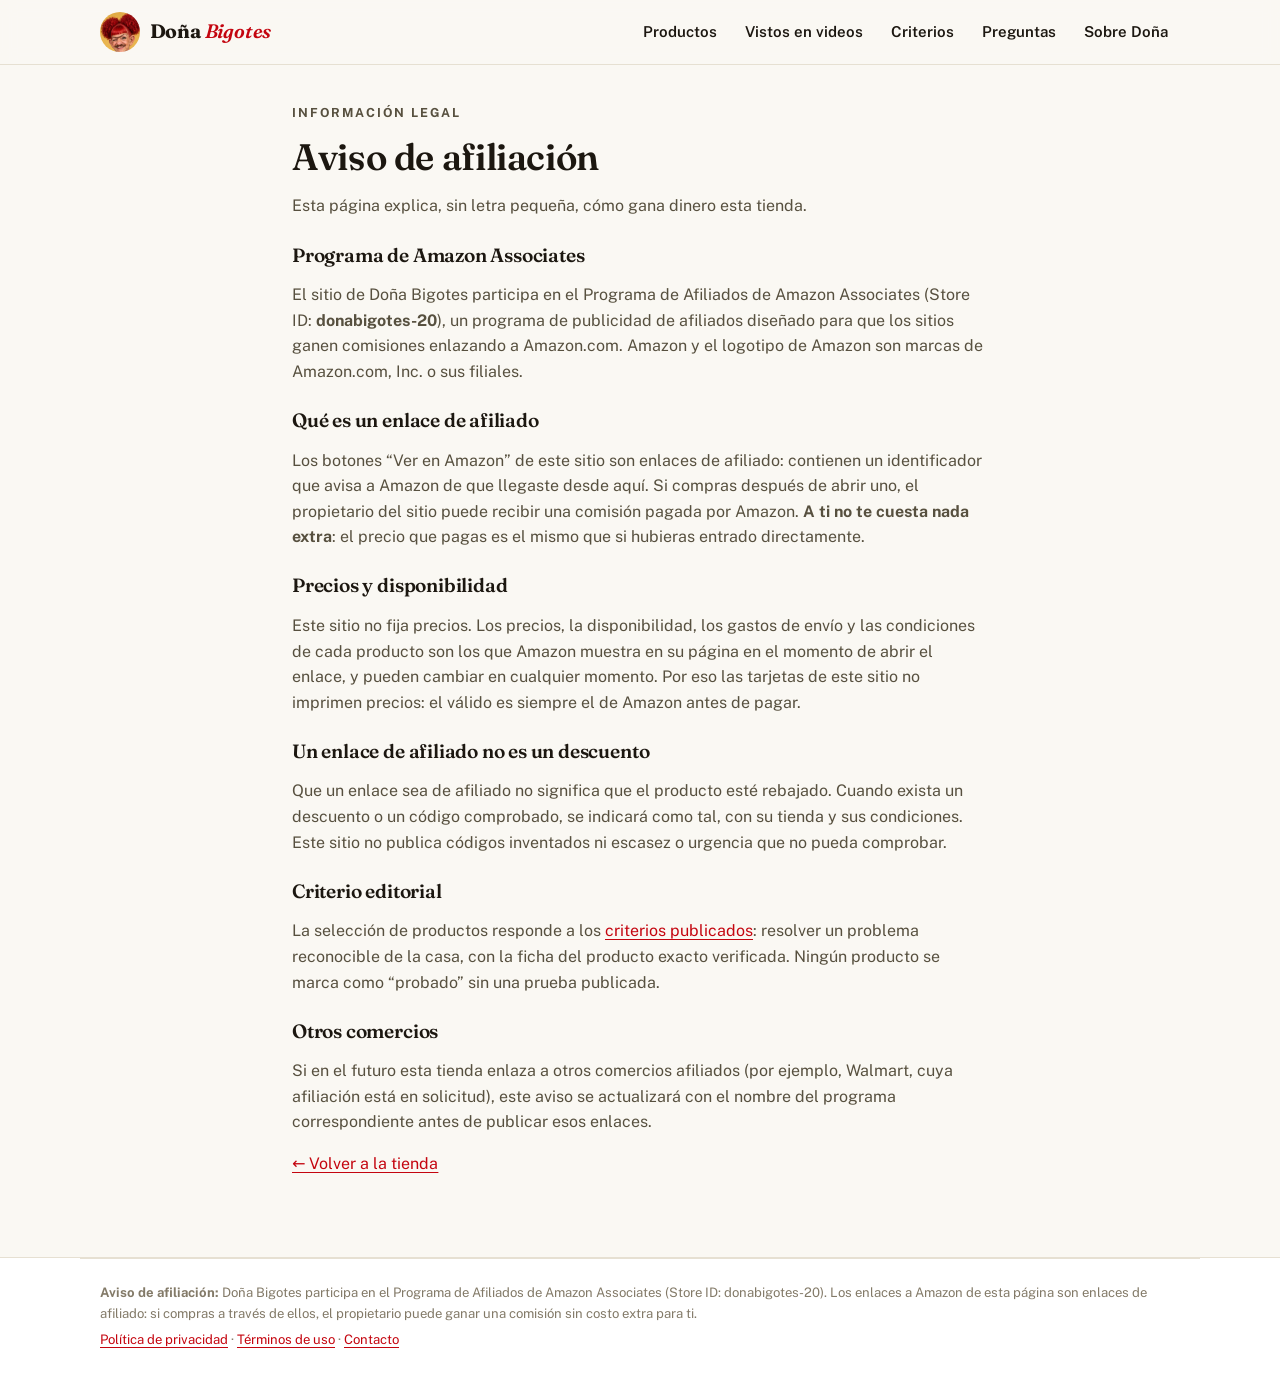
<file: aviso-afiliacion.html>
<!doctype html>
<html lang="es">
<head>
<meta charset="utf-8"/>
<meta name="viewport" content="width=device-width, initial-scale=1"/>
<meta name="description" content="Aviso de afiliación de Doña Bigotes: cómo funcionan los enlaces de Amazon Associates de esta tienda y qué gana el sitio cuando compras."/>
<title>Aviso de afiliación — Doña Bigotes</title>
<link rel="icon" type="image/png" href="img/favicon.png"/>
<link rel="stylesheet" href="styles.css"/>
</head>
<body>
<header class="site-header">
  <div class="wrap header-in">
    <a class="brand" href="index.html">
      <img src="img/dona-avatar.jpg" alt="" width="40" height="40"/>
      <span class="brand-name">Doña <em>Bigotes</em></span>
    </a>
    <nav class="main-nav" aria-label="Navegación principal">
      <a href="index.html#productos">Productos</a>
      <a href="index.html#videos">Vistos en videos</a>
      <a href="index.html#criterios">Criterios</a>
      <a href="index.html#preguntas">Preguntas</a>
      <a href="index.html#sobre">Sobre Doña</a>
    </nav>
  </div>
</header>

<main class="wrap legal-main">
  <p class="eyebrow">Información legal</p>
  <h1>Aviso de afiliación</h1>
  <p>Esta página explica, sin letra pequeña, cómo gana dinero esta tienda.</p>

  <h2>Programa de Amazon Associates</h2>
  <p>El sitio de Doña Bigotes participa en el Programa de Afiliados de Amazon Associates (Store ID: <strong>donabigotes-20</strong>), un programa de publicidad de afiliados diseñado para que los sitios ganen comisiones enlazando a Amazon.com. Amazon y el logotipo de Amazon son marcas de Amazon.com, Inc. o sus filiales.</p>

  <h2>Qué es un enlace de afiliado</h2>
  <p>Los botones “Ver en Amazon” de este sitio son enlaces de afiliado: contienen un identificador que avisa a Amazon de que llegaste desde aquí. Si compras después de abrir uno, el propietario del sitio puede recibir una comisión pagada por Amazon. <strong>A ti no te cuesta nada extra</strong>: el precio que pagas es el mismo que si hubieras entrado directamente.</p>

  <h2>Precios y disponibilidad</h2>
  <p>Este sitio no fija precios. Los precios, la disponibilidad, los gastos de envío y las condiciones de cada producto son los que Amazon muestra en su página en el momento de abrir el enlace, y pueden cambiar en cualquier momento. Por eso las tarjetas de este sitio no imprimen precios: el válido es siempre el de Amazon antes de pagar.</p>

  <h2>Un enlace de afiliado no es un descuento</h2>
  <p>Que un enlace sea de afiliado no significa que el producto esté rebajado. Cuando exista un descuento o un código comprobado, se indicará como tal, con su tienda y sus condiciones. Este sitio no publica códigos inventados ni escasez o urgencia que no pueda comprobar.</p>

  <h2>Criterio editorial</h2>
  <p>La selección de productos responde a los <a href="index.html#criterios">criterios publicados</a>: resolver un problema reconocible de la casa, con la ficha del producto exacto verificada. Ningún producto se marca como “probado” sin una prueba publicada.</p>

  <h2>Otros comercios</h2>
  <p>Si en el futuro esta tienda enlaza a otros comercios afiliados (por ejemplo, Walmart, cuya afiliación está en solicitud), este aviso se actualizará con el nombre del programa correspondiente antes de publicar esos enlaces.</p>

  <p><a href="index.html">← Volver a la tienda</a></p>
</main>

<footer class="site-footer">
  <div class="wrap footer-legal">
    <p><strong>Aviso de afiliación:</strong> Doña Bigotes participa en el Programa de Afiliados de Amazon Associates (Store ID: donabigotes-20). Los enlaces a Amazon de esta página son enlaces de afiliado: si compras a través de ellos, el propietario puede ganar una comisión sin costo extra para ti.</p>
    <p><a href="privacidad.html">Política de privacidad</a> · <a href="terminos.html">Términos de uso</a> · <a href="index.html#contacto">Contacto</a></p>
  </div>
</footer>
</body>
</html>
</file>
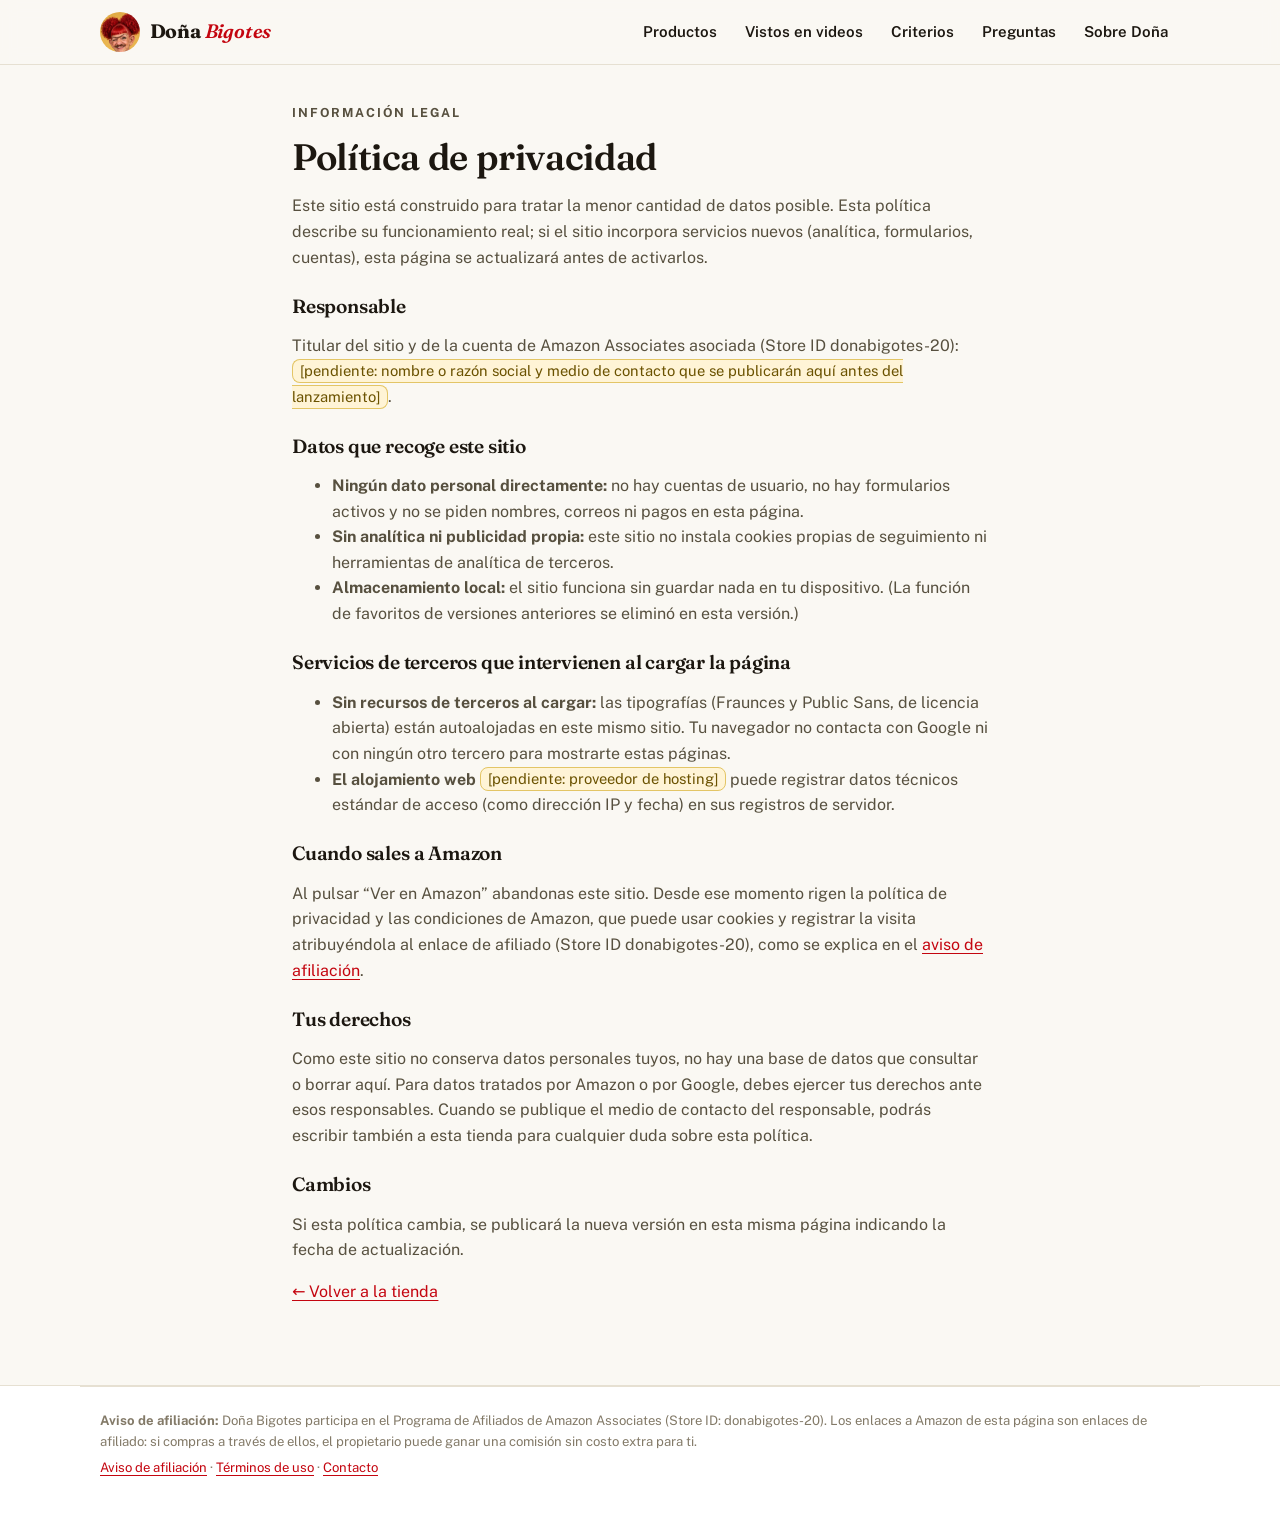
<file: privacidad.html>
<!doctype html>
<html lang="es">
<head>
<meta charset="utf-8"/>
<meta name="viewport" content="width=device-width, initial-scale=1"/>
<meta name="description" content="Política de privacidad de Doña Bigotes: qué datos trata este sitio (casi ninguno), qué guarda tu navegador y qué pasa cuando sales a Amazon."/>
<title>Política de privacidad — Doña Bigotes</title>
<link rel="icon" type="image/png" href="img/favicon.png"/>
<link rel="stylesheet" href="styles.css"/>
</head>
<body>
<header class="site-header">
  <div class="wrap header-in">
    <a class="brand" href="index.html">
      <img src="img/dona-avatar.jpg" alt="" width="40" height="40"/>
      <span class="brand-name">Doña <em>Bigotes</em></span>
    </a>
    <nav class="main-nav" aria-label="Navegación principal">
      <a href="index.html#productos">Productos</a>
      <a href="index.html#videos">Vistos en videos</a>
      <a href="index.html#criterios">Criterios</a>
      <a href="index.html#preguntas">Preguntas</a>
      <a href="index.html#sobre">Sobre Doña</a>
    </nav>
  </div>
</header>

<main class="wrap legal-main">
  <p class="eyebrow">Información legal</p>
  <h1>Política de privacidad</h1>
  <p>Este sitio está construido para tratar la menor cantidad de datos posible. Esta política describe su funcionamiento real; si el sitio incorpora servicios nuevos (analítica, formularios, cuentas), esta página se actualizará antes de activarlos.</p>

  <h2>Responsable</h2>
  <p>Titular del sitio y de la cuenta de Amazon Associates asociada (Store ID donabigotes-20): <span class="pending">[pendiente: nombre o razón social y medio de contacto que se publicarán aquí antes del lanzamiento]</span>.</p>

  <h2>Datos que recoge este sitio</h2>
  <ul>
    <li><strong>Ningún dato personal directamente:</strong> no hay cuentas de usuario, no hay formularios activos y no se piden nombres, correos ni pagos en esta página.</li>
    <li><strong>Sin analítica ni publicidad propia:</strong> este sitio no instala cookies propias de seguimiento ni herramientas de analítica de terceros.</li>
    <li><strong>Almacenamiento local:</strong> el sitio funciona sin guardar nada en tu dispositivo. (La función de favoritos de versiones anteriores se eliminó en esta versión.)</li>
  </ul>

  <h2>Servicios de terceros que intervienen al cargar la página</h2>
  <ul>
    <li><strong>Sin recursos de terceros al cargar:</strong> las tipografías (Fraunces y Public Sans, de licencia abierta) están autoalojadas en este mismo sitio. Tu navegador no contacta con Google ni con ningún otro tercero para mostrarte estas páginas.</li>
    <li><strong>El alojamiento web</strong> <span class="pending">[pendiente: proveedor de hosting]</span> puede registrar datos técnicos estándar de acceso (como dirección IP y fecha) en sus registros de servidor.</li>
  </ul>

  <h2>Cuando sales a Amazon</h2>
  <p>Al pulsar “Ver en Amazon” abandonas este sitio. Desde ese momento rigen la política de privacidad y las condiciones de Amazon, que puede usar cookies y registrar la visita atribuyéndola al enlace de afiliado (Store ID donabigotes-20), como se explica en el <a href="aviso-afiliacion.html">aviso de afiliación</a>.</p>

  <h2>Tus derechos</h2>
  <p>Como este sitio no conserva datos personales tuyos, no hay una base de datos que consultar o borrar aquí. Para datos tratados por Amazon o por Google, debes ejercer tus derechos ante esos responsables. Cuando se publique el medio de contacto del responsable, podrás escribir también a esta tienda para cualquier duda sobre esta política.</p>

  <h2>Cambios</h2>
  <p>Si esta política cambia, se publicará la nueva versión en esta misma página indicando la fecha de actualización.</p>

  <p><a href="index.html">← Volver a la tienda</a></p>
</main>

<footer class="site-footer">
  <div class="wrap footer-legal">
    <p><strong>Aviso de afiliación:</strong> Doña Bigotes participa en el Programa de Afiliados de Amazon Associates (Store ID: donabigotes-20). Los enlaces a Amazon de esta página son enlaces de afiliado: si compras a través de ellos, el propietario puede ganar una comisión sin costo extra para ti.</p>
    <p><a href="aviso-afiliacion.html">Aviso de afiliación</a> · <a href="terminos.html">Términos de uso</a> · <a href="index.html#contacto">Contacto</a></p>
  </div>
</footer>
</body>
</html>
</file>
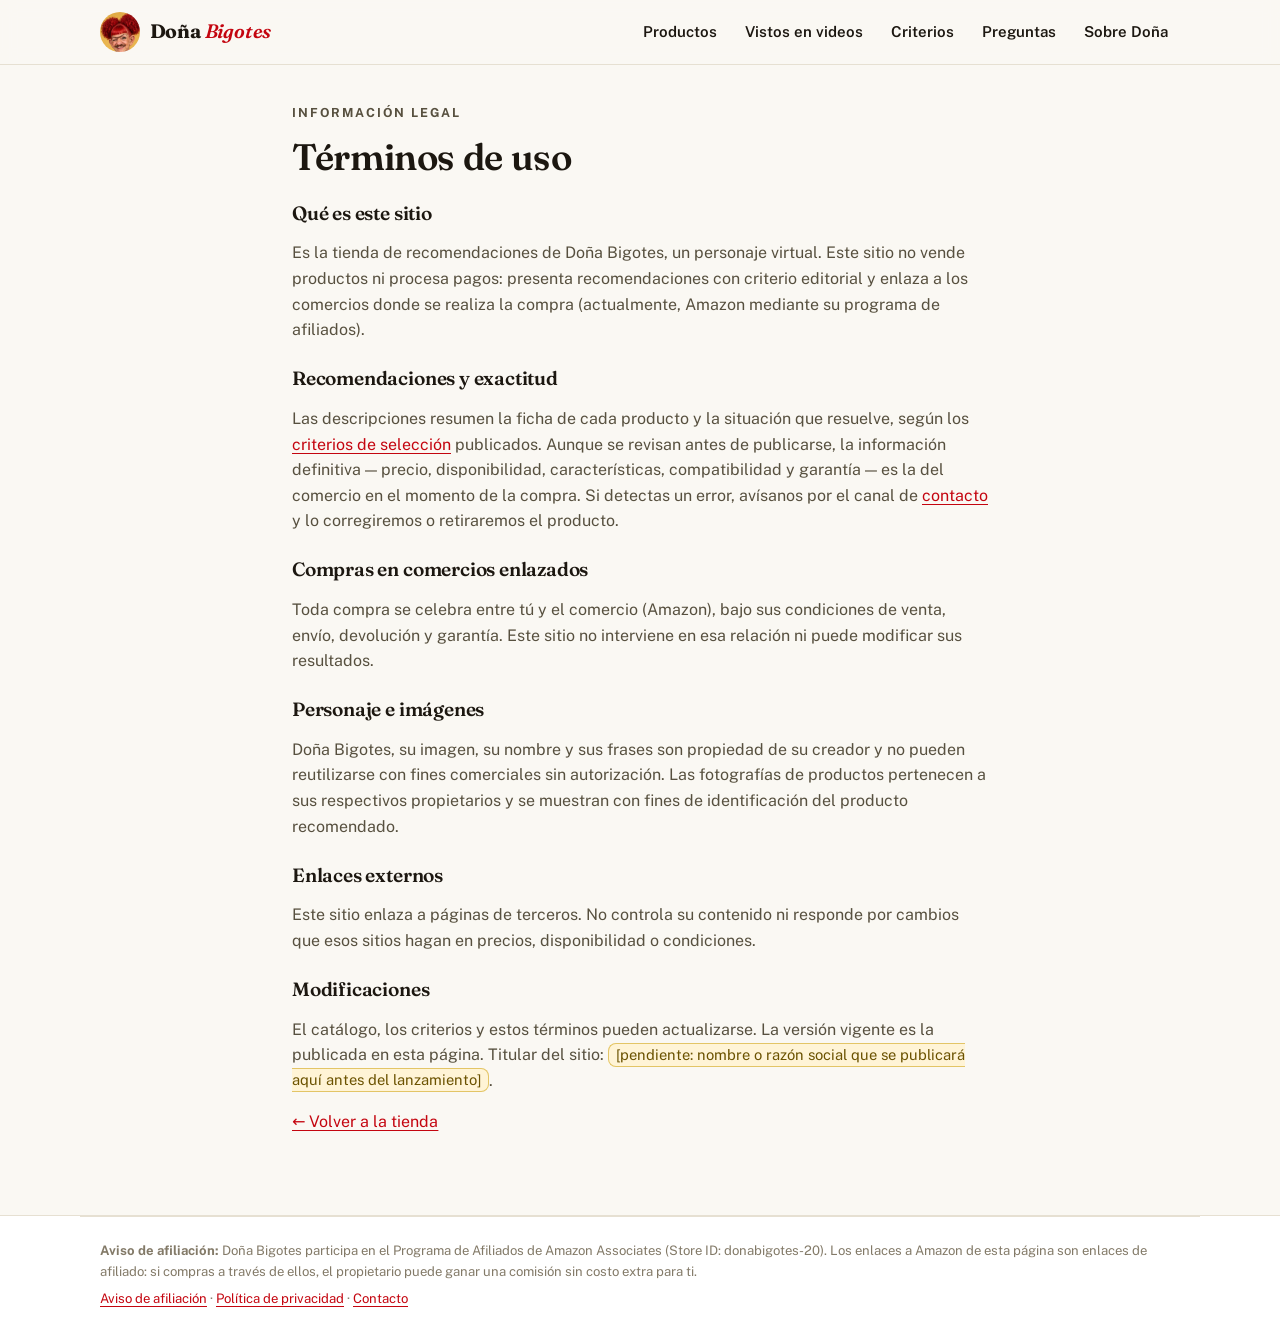
<file: terminos.html>
<!doctype html>
<html lang="es">
<head>
<meta charset="utf-8"/>
<meta name="viewport" content="width=device-width, initial-scale=1"/>
<meta name="description" content="Términos de uso de la tienda de Doña Bigotes: naturaleza del sitio, recomendaciones, enlaces a comercios y propiedad del personaje."/>
<title>Términos de uso — Doña Bigotes</title>
<link rel="icon" type="image/png" href="img/favicon.png"/>
<link rel="stylesheet" href="styles.css"/>
</head>
<body>
<header class="site-header">
  <div class="wrap header-in">
    <a class="brand" href="index.html">
      <img src="img/dona-avatar.jpg" alt="" width="40" height="40"/>
      <span class="brand-name">Doña <em>Bigotes</em></span>
    </a>
    <nav class="main-nav" aria-label="Navegación principal">
      <a href="index.html#productos">Productos</a>
      <a href="index.html#videos">Vistos en videos</a>
      <a href="index.html#criterios">Criterios</a>
      <a href="index.html#preguntas">Preguntas</a>
      <a href="index.html#sobre">Sobre Doña</a>
    </nav>
  </div>
</header>

<main class="wrap legal-main">
  <p class="eyebrow">Información legal</p>
  <h1>Términos de uso</h1>

  <h2>Qué es este sitio</h2>
  <p>Es la tienda de recomendaciones de Doña Bigotes, un personaje virtual. Este sitio no vende productos ni procesa pagos: presenta recomendaciones con criterio editorial y enlaza a los comercios donde se realiza la compra (actualmente, Amazon mediante su programa de afiliados).</p>

  <h2>Recomendaciones y exactitud</h2>
  <p>Las descripciones resumen la ficha de cada producto y la situación que resuelve, según los <a href="index.html#criterios">criterios de selección</a> publicados. Aunque se revisan antes de publicarse, la información definitiva — precio, disponibilidad, características, compatibilidad y garantía — es la del comercio en el momento de la compra. Si detectas un error, avísanos por el canal de <a href="index.html#contacto">contacto</a> y lo corregiremos o retiraremos el producto.</p>

  <h2>Compras en comercios enlazados</h2>
  <p>Toda compra se celebra entre tú y el comercio (Amazon), bajo sus condiciones de venta, envío, devolución y garantía. Este sitio no interviene en esa relación ni puede modificar sus resultados.</p>

  <h2>Personaje e imágenes</h2>
  <p>Doña Bigotes, su imagen, su nombre y sus frases son propiedad de su creador y no pueden reutilizarse con fines comerciales sin autorización. Las fotografías de productos pertenecen a sus respectivos propietarios y se muestran con fines de identificación del producto recomendado.</p>

  <h2>Enlaces externos</h2>
  <p>Este sitio enlaza a páginas de terceros. No controla su contenido ni responde por cambios que esos sitios hagan en precios, disponibilidad o condiciones.</p>

  <h2>Modificaciones</h2>
  <p>El catálogo, los criterios y estos términos pueden actualizarse. La versión vigente es la publicada en esta página. Titular del sitio: <span class="pending">[pendiente: nombre o razón social que se publicará aquí antes del lanzamiento]</span>.</p>

  <p><a href="index.html">← Volver a la tienda</a></p>
</main>

<footer class="site-footer">
  <div class="wrap footer-legal">
    <p><strong>Aviso de afiliación:</strong> Doña Bigotes participa en el Programa de Afiliados de Amazon Associates (Store ID: donabigotes-20). Los enlaces a Amazon de esta página son enlaces de afiliado: si compras a través de ellos, el propietario puede ganar una comisión sin costo extra para ti.</p>
    <p><a href="aviso-afiliacion.html">Aviso de afiliación</a> · <a href="privacidad.html">Política de privacidad</a> · <a href="index.html#contacto">Contacto</a></p>
  </div>
</footer>
</body>
</html>
</file>
<file: styles.css>
/* Doña Bigotes — versión final. Minimalista: base neutra cálida + un acento (rojo de la marca).
   Tipografías autoalojadas en fonts/ (Fraunces + Public Sans, licencias OFL): cero recursos de terceros. */
@font-face{font-family:'Fraunces';font-style:italic;font-weight:600;font-display:swap;src:url('fonts/Fraunces-600i.woff2') format('woff2')}
@font-face{font-family:'Fraunces';font-style:normal;font-weight:500;font-display:swap;src:url('fonts/Fraunces-500.woff2') format('woff2')}
@font-face{font-family:'Fraunces';font-style:normal;font-weight:600;font-display:swap;src:url('fonts/Fraunces-600.woff2') format('woff2')}
@font-face{font-family:'Fraunces';font-style:normal;font-weight:700;font-display:swap;src:url('fonts/Fraunces-700.woff2') format('woff2')}
@font-face{font-family:'Public Sans';font-style:normal;font-weight:400;font-display:swap;src:url('fonts/PublicSans-400.woff2') format('woff2')}
@font-face{font-family:'Public Sans';font-style:normal;font-weight:500;font-display:swap;src:url('fonts/PublicSans-500.woff2') format('woff2')}
@font-face{font-family:'Public Sans';font-style:normal;font-weight:600;font-display:swap;src:url('fonts/PublicSans-600.woff2') format('woff2')}
@font-face{font-family:'Public Sans';font-style:normal;font-weight:700;font-display:swap;src:url('fonts/PublicSans-700.woff2') format('woff2')}
:root{
  --bg:#FAF8F3;
  --surface:#FFFFFF;
  --ink:#1C1710;
  --soft:#57503F;
  --muted:#837A68;
  --line:#E6E0D2;
  --accent:#C4050F;
  --accent-dark:#9E040C;
  --accent-soft:#FBEEEA;
  --radius:14px;
  --header-h:64px;
}
*{box-sizing:border-box}
html{scroll-behavior:smooth}
body{margin:0;background:var(--bg);color:var(--ink);font-family:"Public Sans",system-ui,-apple-system,sans-serif;line-height:1.6;-webkit-font-smoothing:antialiased}
img{display:block;max-width:100%}
a{color:var(--accent);text-underline-offset:3px}
button{font:inherit;color:inherit}
h1,h2,h3{font-family:"Fraunces",Georgia,serif;font-weight:600;line-height:1.12;margin:0;letter-spacing:-.01em}
.wrap{max-width:1120px;margin:0 auto;padding:0 1.25rem}
::selection{background:var(--accent);color:#fff}
:focus-visible{outline:2px solid var(--accent);outline-offset:3px;border-radius:4px}

/* ---------- header ---------- */
.site-header{position:sticky;top:0;z-index:50;background:rgba(250,248,243,.92);backdrop-filter:blur(8px);border-bottom:1px solid var(--line)}
.header-in{display:flex;align-items:center;gap:1rem;height:var(--header-h)}
.brand{display:flex;align-items:center;gap:.6rem;text-decoration:none;color:var(--ink);margin-right:auto}
.brand img{border-radius:50%;object-fit:cover}
.brand-name{font-family:"Fraunces",Georgia,serif;font-weight:700;font-size:1.22rem;letter-spacing:-.01em}
.brand-name em{font-style:italic;color:var(--accent)}
.main-nav{display:flex;gap:.25rem}
.main-nav a{color:var(--ink);text-decoration:none;font-weight:600;font-size:.94rem;padding:.5rem .75rem;border-radius:999px}
.main-nav a:hover{background:var(--surface)}
.header-actions{display:flex;gap:.25rem}
.icon-btn{display:inline-flex;align-items:center;justify-content:center;width:40px;height:40px;border-radius:50%;border:1px solid transparent;background:transparent;cursor:pointer}
.icon-btn:hover{background:var(--surface);border-color:var(--line)}
.nav-toggle{display:none}
@media(max-width:820px){
  .nav-toggle{display:inline-flex}
  .main-nav{display:none;position:absolute;top:var(--header-h);left:0;right:0;background:var(--bg);border-bottom:1px solid var(--line);flex-direction:column;padding:.6rem 1.25rem 1rem;gap:.1rem}
  .main-nav.open{display:flex}
  .main-nav a{padding:.65rem .5rem;border-radius:10px}
}

/* ---------- hero ---------- */
.hero{display:grid;grid-template-columns:1.05fr .95fr;gap:3rem;align-items:center;padding:2.3rem 1.25rem 1.6rem}
@media(max-width:860px){.hero{grid-template-columns:1fr;gap:1.8rem;padding-top:2.2rem}}
.eyebrow{font-size:.78rem;font-weight:700;letter-spacing:.16em;text-transform:uppercase;color:var(--accent);margin:0 0 .8rem}
.hero h1{font-size:clamp(2rem,4.2vw,3rem);font-weight:600;max-width:14em}
.hero h1 em{font-style:italic;color:var(--accent)}
.lead{font-size:1.08rem;color:var(--soft);max-width:34rem;margin:1.1rem 0 1.5rem}
.hero-ctas{display:flex;gap:.7rem;flex-wrap:wrap}
.btn{display:inline-flex;align-items:center;gap:.45rem;text-decoration:none;font-weight:700;font-size:.96rem;padding:.78rem 1.3rem;border-radius:999px;border:1.5px solid var(--ink);cursor:pointer;transition:background .15s ease,color .15s ease}
.btn-accent{background:var(--accent);border-color:var(--accent);color:#fff}
.btn-accent:hover{background:var(--accent-dark);border-color:var(--accent-dark)}
.btn-plain{background:transparent;color:var(--ink)}
.btn-plain:hover{background:var(--ink);color:var(--bg)}
.disclosure-mini{font-size:.85rem;color:var(--muted);margin-top:1.2rem;max-width:32rem}
.disclosure-mini strong{color:var(--soft)}
.hero-img{margin:0;position:relative}
.hero-img img{width:100%;height:auto;border-radius:18px;aspect-ratio:1000/1770;max-height:560px;object-fit:cover;object-position:top center}
.hero-img figcaption{position:absolute;left:14px;bottom:14px;background:rgba(250,248,243,.95);border:1px solid var(--line);color:var(--ink);font-family:"Fraunces",Georgia,serif;font-style:italic;font-size:.95rem;padding:.4rem .8rem;border-radius:999px}
@media(max-width:860px){.hero-img img{max-height:420px}}

/* ---------- principles ---------- */
.principles{list-style:none;margin:.4rem 0 0;padding:1.1rem 0;border-top:1px solid var(--line);border-bottom:1px solid var(--line);display:grid;grid-template-columns:repeat(4,1fr);gap:1.2rem}
@media(max-width:860px){.principles{grid-template-columns:repeat(2,1fr)}}
@media(max-width:480px){.principles{grid-template-columns:1fr}}
.principles li strong{display:block;font-family:"Fraunces",Georgia,serif;font-size:1.02rem;margin-bottom:.15rem}
.principles li span{font-size:.88rem;color:var(--muted)}

/* ---------- sections ---------- */
.section{padding:2.8rem 1.25rem}
.band{background:var(--surface);border-top:1px solid var(--line);border-bottom:1px solid var(--line)}
.band .wrap{padding-left:0;padding-right:0}
main .band{padding-left:1.25rem;padding-right:1.25rem}
.sec-head{margin-bottom:1.4rem;max-width:44rem}
.sec-head h2{font-size:clamp(1.55rem,3vw,2.1rem)}
.sec-head p{color:var(--soft);margin:.5rem 0 0}
.note{color:var(--muted);font-size:.92rem}

/* categories */
.cat-list{display:grid;grid-template-columns:repeat(5,1fr);gap:.8rem}
@media(max-width:980px){.cat-list{grid-template-columns:repeat(3,1fr)}}
@media(max-width:560px){.cat-list{grid-template-columns:repeat(2,1fr)}}
.cat-card{background:var(--surface);border:1px solid var(--line);border-radius:var(--radius);padding:1rem;text-align:left;cursor:pointer;width:100%}
.cat-card:hover{border-color:var(--ink)}
.cat-card strong{display:block;font-family:"Fraunces",Georgia,serif;font-size:1.05rem;margin-bottom:.2rem}
.cat-card span{font-size:.85rem;color:var(--muted)}

/* ---------- product cards ---------- */
.grid{display:grid;grid-template-columns:repeat(3,1fr);gap:1rem}
@media(max-width:980px){.grid{grid-template-columns:repeat(2,1fr)}}
@media(max-width:600px){.grid{grid-template-columns:1fr}}
.grid-feature{grid-template-columns:repeat(2,1fr)}
@media(max-width:700px){.grid-feature{grid-template-columns:1fr}}
.card{background:var(--surface);border:1px solid var(--line);border-radius:var(--radius);overflow:hidden;display:flex;flex-direction:column}
.card-media{position:relative;background:#F1EBDD;aspect-ratio:4/3;display:flex;align-items:center;justify-content:center;overflow:hidden}
.card-media img{width:100%;height:100%;object-fit:cover}
.card-media .mono{font-family:"Fraunces",Georgia,serif;font-weight:700;font-size:3rem;color:#B9AC8F}
.card-media .cat-chip{position:absolute;top:10px;left:10px;background:rgba(250,248,243,.94);border:1px solid var(--line);color:var(--ink);font-size:.72rem;font-weight:700;letter-spacing:.06em;text-transform:uppercase;padding:.28rem .6rem;border-radius:999px}
.card-body{padding:1.05rem 1.1rem 1.15rem;display:flex;flex-direction:column;gap:.4rem;flex:1}
.card-brand{font-size:.72rem;font-weight:700;letter-spacing:.1em;text-transform:uppercase;color:var(--muted)}
.card-name{font-family:"Fraunces",Georgia,serif;font-size:1.18rem;font-weight:600;line-height:1.25}
.card-benefit{color:var(--soft);font-size:.93rem;margin:0}
.card-estado{font-size:.8rem;font-weight:600;color:var(--ink);display:flex;align-items:center;gap:.45rem;margin-top:.15rem}
.state-dot{width:9px;height:9px;border-radius:50%;display:inline-block;flex:0 0 auto}
.dot-a{background:#C98A00}.dot-b{background:#0B7A64}.dot-c{background:var(--accent)}
.card-actions{display:flex;gap:.55rem;margin-top:auto;padding-top:.7rem;flex-wrap:wrap}
.btn-sm{padding:.62rem 1rem;font-size:.9rem}
.btn-detail{background:transparent;color:var(--ink)}
.btn-detail:hover{background:var(--ink);color:var(--bg)}
.card-meta{font-size:.74rem;color:var(--muted)}

/* toolbar / explorer */
.toolbar{display:flex;gap:.7rem;flex-wrap:wrap;align-items:center;margin-bottom:.4rem}
.search{flex:1;min-width:220px;display:flex;align-items:center;gap:.55rem;background:var(--surface);border:1px solid var(--line);border-radius:999px;padding:.6rem 1rem;color:var(--muted)}
.search:focus-within{border-color:var(--ink);color:var(--ink)}
.search input{border:0;outline:0;background:transparent;width:100%;font:inherit;color:var(--ink)}
.pills{display:flex;gap:.4rem;flex-wrap:wrap}
.pill{border:1px solid var(--line);background:var(--surface);padding:.52rem .9rem;border-radius:999px;cursor:pointer;font-weight:600;font-size:.88rem}
.pill:hover{border-color:var(--ink)}
.pill.active{background:var(--ink);color:var(--bg);border-color:var(--ink)}
.count-line{color:var(--muted);font-size:.9rem;margin:.5rem 0 1rem}
.count-line strong{color:var(--ink)}
.empty{display:none;background:var(--surface);border:1px dashed var(--line);border-radius:var(--radius);padding:1.6rem;text-align:center;color:var(--soft)}
.empty p{margin:.2rem 0 .8rem}

/* videos */
.video-list{display:grid;gap:.8rem}
.video-row{background:var(--bg);border:1px solid var(--line);border-radius:var(--radius);padding:1.05rem 1.15rem;display:flex;gap:1rem;align-items:center;flex-wrap:wrap}
.video-row .v-main{flex:1;min-width:220px}
.video-row h3{font-size:1.12rem;margin-bottom:.2rem}
.video-row p{margin:0;color:var(--soft);font-size:.92rem}
.status-tag{font-size:.74rem;font-weight:700;letter-spacing:.07em;text-transform:uppercase;padding:.32rem .65rem;border-radius:999px;border:1px solid var(--line);background:var(--surface);color:var(--soft);white-space:nowrap}
.status-tag.prod{border-color:#C98A00;color:#8A5F00}

/* about */
.about{display:grid;grid-template-columns:.8fr 1.2fr;gap:2.4rem;align-items:start}
@media(max-width:860px){.about{grid-template-columns:1fr}}
.about-img{margin:0}
.about-img img{border-radius:18px;width:100%;max-height:520px;object-fit:cover;object-position:top center}
.about h2{font-size:clamp(1.55rem,3vw,2.1rem);margin-bottom:.8rem}
.about p{color:var(--soft)}
.frases{list-style:none;padding:0;margin:1.2rem 0 0;display:grid;gap:.5rem}
.frases li{font-family:"Fraunces",Georgia,serif;font-style:italic;font-size:1.02rem;border-left:3px solid var(--accent);padding-left:.8rem}

/* steps */
.steps{list-style:none;margin:0;padding:0;display:grid;grid-template-columns:repeat(4,1fr);gap:1rem}
@media(max-width:980px){.steps{grid-template-columns:repeat(2,1fr)}}
@media(max-width:560px){.steps{grid-template-columns:1fr}}
.steps li{background:var(--surface);border:1px solid var(--line);border-radius:var(--radius);padding:1.1rem;display:flex;gap:.8rem}
.step-n{font-family:"Fraunces",Georgia,serif;font-weight:700;font-size:1.5rem;color:var(--accent);line-height:1}
.steps h3{font-size:1.05rem;margin-bottom:.25rem}
.steps p{margin:0;color:var(--soft);font-size:.92rem}

/* criteria */
.states{display:grid;grid-template-columns:repeat(3,1fr);gap:1rem}
@media(max-width:860px){.states{grid-template-columns:1fr}}
.state-card{background:var(--surface);border:1px solid var(--line);border-radius:var(--radius);padding:1.15rem}
.state-card h3{font-size:1.1rem;display:flex;align-items:center;gap:.5rem;margin-bottom:.45rem}
.state-card p{margin:0;color:var(--soft);font-size:.94rem}
.rules{list-style:none;margin:1.4rem 0 0;padding:0;display:grid;gap:.5rem;color:var(--soft)}
.rules li{padding-left:1.3rem;position:relative}
.rules li::before{content:"—";position:absolute;left:0;color:var(--accent);font-weight:700}

/* faq */
.faq{display:grid;gap:.55rem;max-width:52rem}
.faq details{background:var(--surface);border:1px solid var(--line);border-radius:var(--radius);padding:.95rem 1.15rem}
.faq summary{font-weight:700;cursor:pointer;font-family:"Fraunces",Georgia,serif;font-size:1.05rem}
.faq details p{color:var(--soft);margin:.6rem 0 0}

/* footer */
.site-footer{border-top:1px solid var(--line);background:var(--surface);margin-top:1rem}
.footer-grid{display:grid;grid-template-columns:1.4fr 1fr 1fr 1fr;gap:1.6rem;padding-top:2.2rem;padding-bottom:1.4rem}
@media(max-width:860px){.footer-grid{grid-template-columns:1fr 1fr}}
@media(max-width:480px){.footer-grid{grid-template-columns:1fr}}
.site-footer nav{display:flex;flex-direction:column;gap:.4rem}
.site-footer nav h3{font-size:.95rem;margin-bottom:.3rem}
.site-footer nav a{color:var(--soft);text-decoration:none;font-size:.92rem}
.site-footer nav a:hover{color:var(--accent);text-decoration:underline}
.footer-note{color:var(--muted);font-size:.9rem;max-width:26rem}
.footer-legal{border-top:1px solid var(--line);padding-top:1.1rem;padding-bottom:1.8rem}
.footer-legal p{color:var(--muted);font-size:.82rem;margin:.35rem 0}

/* dialog detalle */
dialog#detalle{border:0;padding:0;border-radius:18px;max-width:min(880px,calc(100vw - 2rem));width:100%;background:var(--surface);color:var(--ink)}
dialog#detalle::backdrop{background:rgba(28,23,16,.5)}
.dialog-in{display:grid;grid-template-columns:.9fr 1.1fr;position:relative;max-height:88vh;overflow:auto}
@media(max-width:700px){.dialog-in{grid-template-columns:1fr}}
.d-media{background:#F1EBDD;min-height:260px;display:flex;align-items:center;justify-content:center}
.d-media img{width:100%;height:100%;object-fit:cover}
.d-media .mono{font-family:"Fraunces",Georgia,serif;font-weight:700;font-size:4rem;color:#B9AC8F}
.d-body{padding:1.5rem 1.6rem}
.d-body h2{font-size:1.5rem;margin-bottom:.4rem}
.d-body h3{font-size:1.02rem;margin:1.1rem 0 .3rem}
.d-body p{color:var(--soft);margin:.2rem 0}
.d-body ul{margin:.2rem 0;padding-left:1.15rem;color:var(--soft)}
.d-situacion{font-family:"Fraunces",Georgia,serif;font-style:italic;color:var(--ink)!important;font-size:1.02rem}
.d-estado{margin-top:1rem!important;font-size:.88rem;background:var(--accent-soft);border-radius:10px;padding:.6rem .8rem;color:var(--ink)!important}
.d-actions{display:flex;gap:.8rem;align-items:center;flex-wrap:wrap;margin-top:1.2rem}
.d-meta{font-size:.78rem;color:var(--muted)}
.dialog-close{position:absolute;top:10px;right:10px;background:var(--surface);border-color:var(--line);z-index:2}

/* legal pages */
.legal-main{max-width:46rem;padding-top:2.4rem;padding-bottom:3rem}
.legal-main h1{font-size:clamp(1.7rem,3.4vw,2.3rem);margin-bottom:1rem}
.legal-main h2{font-size:1.2rem;margin:1.6rem 0 .4rem}
.legal-main p,.legal-main li{color:var(--soft)}
.pending{background:#FFF4D6;border:1px solid #E3C566;border-radius:8px;padding:.15rem .45rem;font-size:.92em;color:#6B5200}

/* reveal */
.reveal{opacity:0;transform:translateY(14px);transition:opacity .6s cubic-bezier(.22,.61,.36,1) var(--d,0s),transform .6s cubic-bezier(.22,.61,.36,1) var(--d,0s)}
.reveal.visible{opacity:1;transform:none}
@media (prefers-reduced-motion: reduce){
  html{scroll-behavior:auto}
  .reveal{opacity:1;transform:none;transition:none}
  .btn{transition:none}
}

/* ---------- capa inmersiva ---------- */
/* progreso de lectura */
.progress{position:fixed;top:0;left:0;right:0;height:3px;z-index:80;background:linear-gradient(90deg,var(--accent),#E9B44C);transform:scaleX(0);transform-origin:0 50%}

/* hero con ambiente: resplandor cálido, foto flotante y chip */
.hero{position:relative}
.hero::before{content:"";position:absolute;inset:-2rem -1rem auto auto;width:560px;height:560px;max-width:90vw;background:radial-gradient(circle at 60% 40%,rgba(233,180,76,.20),rgba(192,5,15,.06) 55%,transparent 72%);filter:blur(10px);pointer-events:none}
.hero-text,.hero-img{position:relative}
.hero-img img{box-shadow:0 24px 50px -18px rgba(28,23,16,.35);animation:floaty 7s ease-in-out infinite}
@keyframes floaty{0%,100%{transform:translateY(0)}50%{transform:translateY(-7px)}}
.hero-chip{position:absolute;top:14px;right:14px;background:rgba(28,23,16,.88);color:#F5EFE2;font-size:.74rem;font-weight:700;letter-spacing:.05em;padding:.38rem .7rem;border-radius:999px;backdrop-filter:blur(4px)}

/* cinta de marca */
.marquee{overflow:hidden;border-top:1px solid var(--line);border-bottom:1px solid var(--line);background:var(--surface);padding:.65rem 0;margin-top:.6rem}
.marquee-track{display:flex;width:max-content;font-family:"Fraunces",Georgia,serif;font-style:italic;font-size:1rem;color:var(--soft);animation:marquee 30s linear infinite}
.marquee-half{display:flex;gap:1.6rem;padding-right:1.6rem;align-items:center}
.marquee:hover .marquee-track{animation-play-state:paused}
.marquee-track i{font-style:normal;color:#C99A2E;font-size:.8rem}
@keyframes marquee{to{transform:translateX(-50%)}}

/* cifras */
.stats{display:grid;grid-template-columns:repeat(4,1fr);gap:1.2rem;padding:1.3rem 0 .4rem;text-align:left}
@media(max-width:860px){.stats{grid-template-columns:repeat(2,1fr)}}
.stat-n{display:block;font-family:"Fraunces",Georgia,serif;font-weight:700;font-size:2rem;color:var(--accent);line-height:1}
.stat-l{font-size:.86rem;color:var(--muted)}

/* tarjetas con vida: elevación, zoom de foto y brillo al pasar */
.card{transition:transform .25s ease,box-shadow .25s ease;will-change:transform}
.card:hover{box-shadow:0 18px 38px -16px rgba(28,23,16,.28)}
.card-media img{transition:transform .5s ease}
.card:hover .card-media img{transform:scale(1.05)}
.cat-card,.state-card,.steps li{transition:transform .25s ease,box-shadow .25s ease,border-color .2s ease}
.cat-card:hover,.state-card:hover,.steps li:hover{transform:translateY(-3px);box-shadow:0 12px 26px -14px rgba(28,23,16,.25)}

/* botones: brillo que barre y respuesta al toque */
.btn{position:relative;overflow:hidden;transition:background .15s ease,color .15s ease,transform .1s ease}
.btn:active{transform:scale(.97)}
.btn-accent::after{content:"";position:absolute;inset:0;background:linear-gradient(105deg,transparent 40%,rgba(255,255,255,.35) 50%,transparent 60%);transform:translateX(-120%);transition:transform .6s ease;pointer-events:none}
.btn-accent:hover::after{transform:translateX(120%)}

/* preguntas: apertura suave */
.faq details p{animation:faqIn .3s ease}
@keyframes faqIn{from{opacity:0;transform:translateY(-4px)}to{opacity:1;transform:none}}
.faq summary{transition:color .15s ease}
.faq summary:hover{color:var(--accent)}

/* diálogo con entrada */
dialog#detalle[open]{animation:pop .28s cubic-bezier(.22,.61,.36,1)}
dialog#detalle[open]::backdrop{animation:fadeIn .25s ease}
@keyframes pop{from{opacity:0;transform:translateY(14px) scale(.985)}to{opacity:1;transform:none}}
@keyframes fadeIn{from{opacity:0}to{opacity:1}}

/* volver arriba */
.to-top{position:fixed;right:18px;bottom:18px;z-index:70;width:46px;height:46px;border-radius:50%;border:1px solid var(--line);background:var(--ink);color:var(--bg);display:flex;align-items:center;justify-content:center;cursor:pointer;opacity:0;pointer-events:none;transform:translateY(8px);transition:opacity .25s ease,transform .25s ease;box-shadow:0 10px 24px -10px rgba(28,23,16,.4)}
.to-top.show{opacity:1;pointer-events:auto;transform:none}

/* barra de acción móvil */
.sticky-cta{display:none}
@media(max-width:820px){
  .sticky-cta{position:fixed;left:10px;right:10px;bottom:10px;z-index:70;display:flex;gap:.5rem;justify-content:center;background:rgba(250,248,243,.94);border:1px solid var(--line);border-radius:999px;padding:.45rem;backdrop-filter:blur(8px);opacity:0;pointer-events:none;transform:translateY(10px);transition:opacity .25s ease,transform .25s ease}
  .sticky-cta.show{opacity:1;pointer-events:auto;transform:none}
  .to-top{bottom:84px}
}

/* destellos dorados */
.spark{position:fixed;z-index:90;width:7px;height:7px;border-radius:50%;background:#E9B44C;pointer-events:none;animation:sparkFly .7s ease-out forwards}
@keyframes sparkFly{to{transform:translate(var(--tx),var(--ty)) scale(.3);opacity:0}}

@media (prefers-reduced-motion: reduce){
  .hero-img img{animation:none}
  .marquee-track{animation:none}
  .card,.cat-card,.state-card,.steps li{transition:none}
  .card-media img{transition:none}
  .btn-accent::after{display:none}
  dialog#detalle[open],dialog#detalle[open]::backdrop,.faq details p{animation:none}
  .to-top,.sticky-cta{transition:none}
}

/* ---------- refactor CRO (fases 1-8) ---------- */
.sr-only{position:absolute;width:1px;height:1px;overflow:hidden;clip:rect(0 0 0 0);white-space:nowrap}

/* tip para webviews de apps */
.app-tip{position:relative;z-index:40;display:flex;gap:.8rem;align-items:flex-start;background:#FFF7E0;border-bottom:1px solid #E3C566;padding:.7rem 1.25rem}
.app-tip[hidden]{display:none}
.app-tip p{margin:0;font-size:.9rem;color:#5C4A00;max-width:60rem}
.app-tip .icon-btn{flex:0 0 auto;width:32px;height:32px}

/* buscador viral */
.buscador{padding-top:1.4rem;padding-bottom:.4rem}
.search-big{display:flex;align-items:center;gap:.6rem;background:var(--surface);border:1.5px solid var(--ink);border-radius:999px;padding:.85rem 1.2rem;color:var(--muted);box-shadow:0 10px 26px -14px rgba(28,23,16,.25)}
.search-big:focus-within{color:var(--ink);border-color:var(--accent)}
.search-big input{border:0;outline:0;background:transparent;width:100%;font:inherit;font-size:1rem;color:var(--ink)}
.buscador .pills{margin-top:.8rem}
.buscador .count-line{margin:.55rem 0 0}

/* tarjetas v2 */
.code-badge{position:absolute;top:10px;left:10px;background:var(--ink);color:#F5EFE2;font-family:"Fraunces",Georgia,serif;font-weight:700;font-size:.95rem;padding:.3rem .6rem;border-radius:10px;letter-spacing:.02em}
.range-badge{position:absolute;top:10px;right:10px;background:rgba(250,248,243,.94);border:1px solid var(--line);color:#8A5F00;font-weight:700;font-size:.85rem;padding:.28rem .55rem;border-radius:999px}
.card-problem{color:var(--ink);font-size:.95rem;margin:0}
.card-verdict{font-family:"Fraunces",Georgia,serif;font-style:italic;font-size:.98rem;color:var(--ink);background:var(--accent-soft);border-left:3px solid var(--accent);border-radius:0 10px 10px 0;padding:.55rem .75rem;margin:.25rem 0}
.d-verdict{font-family:"Fraunces",Georgia,serif;font-style:italic;font-size:1.05rem;color:var(--ink)!important;background:var(--accent-soft);border-left:3px solid var(--accent);border-radius:0 10px 10px 0;padding:.6rem .8rem}

/* vistos recientemente */
.recientes{margin-bottom:1.1rem}
.recientes h3{font-size:1rem;margin-bottom:.5rem}
.recientes-grid{display:flex;gap:.5rem;flex-wrap:wrap}
.recent-chip{display:inline-flex;align-items:center;gap:.5rem;background:var(--surface);border:1px solid var(--line);border-radius:999px;padding:.45rem .85rem;cursor:pointer;font-weight:600;font-size:.88rem}
.recent-chip:hover{border-color:var(--ink)}
.recent-code{font-family:"Fraunces",Georgia,serif;font-weight:700;color:var(--accent)}

/* rincón del teatro */
.teatro-grid{display:grid;grid-template-columns:repeat(3,1fr);gap:1rem}
@media(max-width:860px){.teatro-grid{grid-template-columns:1fr}}
.teatro-card{position:relative;background:#221D16;color:#EFE9DA;border-radius:var(--radius);padding:1.2rem 1.15rem}
.teatro-card h3{font-size:1.08rem;margin-bottom:.45rem;padding-right:2rem}
.teatro-card p{margin:0;color:#CFC7B2;font-size:.93rem}
.teatro-x{position:absolute;top:12px;right:12px;width:28px;height:28px;border-radius:50%;background:var(--accent);color:#fff;display:flex;align-items:center;justify-content:center;font-weight:700}
.teatro-link{display:inline-block;margin-top:.8rem;color:#E9B44C;font-weight:700;text-decoration:none}
.teatro-link:hover{text-decoration:underline}

/* píldoras de valor editorial */
.valor-pills{list-style:none;display:flex;gap:.5rem;flex-wrap:wrap;padding:1rem 0 0;margin:0}
.valor-pills li{background:var(--surface);border:1px solid var(--line);border-radius:999px;padding:.45rem .9rem;font-weight:600;font-size:.88rem;color:var(--soft)}

/* pregúntale a Doña */
.diag-grid{display:grid;grid-template-columns:repeat(2,1fr);gap:.8rem}
@media(max-width:700px){.diag-grid{grid-template-columns:1fr}}
.diag-btn{text-align:left;background:var(--surface);border:1px solid var(--line);border-radius:var(--radius);padding:1.05rem 1.15rem;cursor:pointer;transition:transform .2s ease,box-shadow .2s ease,border-color .2s ease}
.diag-btn:hover{transform:translateY(-3px);border-color:var(--ink);box-shadow:0 12px 26px -14px rgba(28,23,16,.25)}
.diag-btn strong{display:block;font-family:"Fraunces",Georgia,serif;font-size:1.05rem;margin-bottom:.2rem}
.diag-btn span{font-size:.9rem;color:var(--muted)}
.sugerir{margin-top:1rem;background:var(--surface);border:1px solid var(--line);border-radius:var(--radius);padding:1.2rem;display:grid;gap:.7rem;max-width:36rem}
.sugerir h3{font-size:1.1rem}
.sugerir label{display:grid;gap:.3rem;font-weight:600;font-size:.92rem}
.sugerir input,.sugerir textarea{font:inherit;padding:.6rem .8rem;border:1px solid var(--line);border-radius:10px;background:var(--bg);color:var(--ink)}
.sugerir input:focus,.sugerir textarea:focus{outline:2px solid var(--accent);outline-offset:1px}
.sug-links{display:flex;gap:.5rem;flex-wrap:wrap;margin-top:.4rem}
.boletin{margin-top:1.4rem;background:var(--ink);color:#F5EFE2;border-radius:18px;padding:1.4rem 1.5rem;display:grid;gap:.9rem}
.boletin h3{font-size:1.25rem}
.boletin p{margin:0;color:#D8D0BC;max-width:38rem}
.news-form{display:flex;gap:.6rem;flex-wrap:wrap}
.news-form input{flex:1;min-width:220px;font:inherit;padding:.75rem 1rem;border-radius:999px;border:1px solid #4A4232;background:#2A241A;color:#F5EFE2}
.news-form input::placeholder{color:#9A8F76}
.news-ok{color:#E9B44C!important;font-weight:600}

/* fallback sin JS */
.noscript-list{list-style:none;padding:0;display:grid;gap:.6rem}
.noscript-list li{background:var(--surface);border:1px solid var(--line);border-radius:var(--radius);padding:.9rem 1.1rem}

/* barra móvil: se oculta al llegar al pie */
.sticky-cta.hide{opacity:0!important;pointer-events:none!important;transform:translateY(12px)!important}

/* descuentos del día */
.promo-big{background:var(--ink);color:#F5EFE2;border-radius:18px;padding:1.6rem 1.5rem;text-align:center;margin-bottom:1rem;box-shadow:0 20px 40px -18px rgba(28,23,16,.45)}
.promo-label{margin:0;font-size:.78rem;font-weight:700;letter-spacing:.18em;text-transform:uppercase;color:#E9B44C}
.promo-code{font-family:"Fraunces",Georgia,serif;font-weight:700;font-size:clamp(1.9rem,6vw,3.2rem);letter-spacing:.04em;margin:.35rem 0 .3rem;color:#fff}
.promo-code.promo-none{color:#E9B44C}
.promo-detalle{margin:0 auto .9rem;color:#D8D0BC;max-width:36rem;font-size:.95rem}
.promo-big .btn{margin-top:.2rem}
.deal-list{display:grid;gap:.6rem}
.deal-row{display:flex;align-items:center;gap:.9rem;background:var(--bg);border:1px solid var(--line);border-radius:var(--radius);padding:.8rem 1rem;flex-wrap:wrap}
.deal-code{font-family:"Fraunces",Georgia,serif;font-weight:700;font-size:1.15rem;color:var(--accent);min-width:2.6rem}
.deal-main{flex:1;min-width:200px;display:flex;flex-direction:column}
.deal-main strong{font-size:.98rem}
.deal-main span{font-size:.83rem;color:var(--muted)}
</file>
